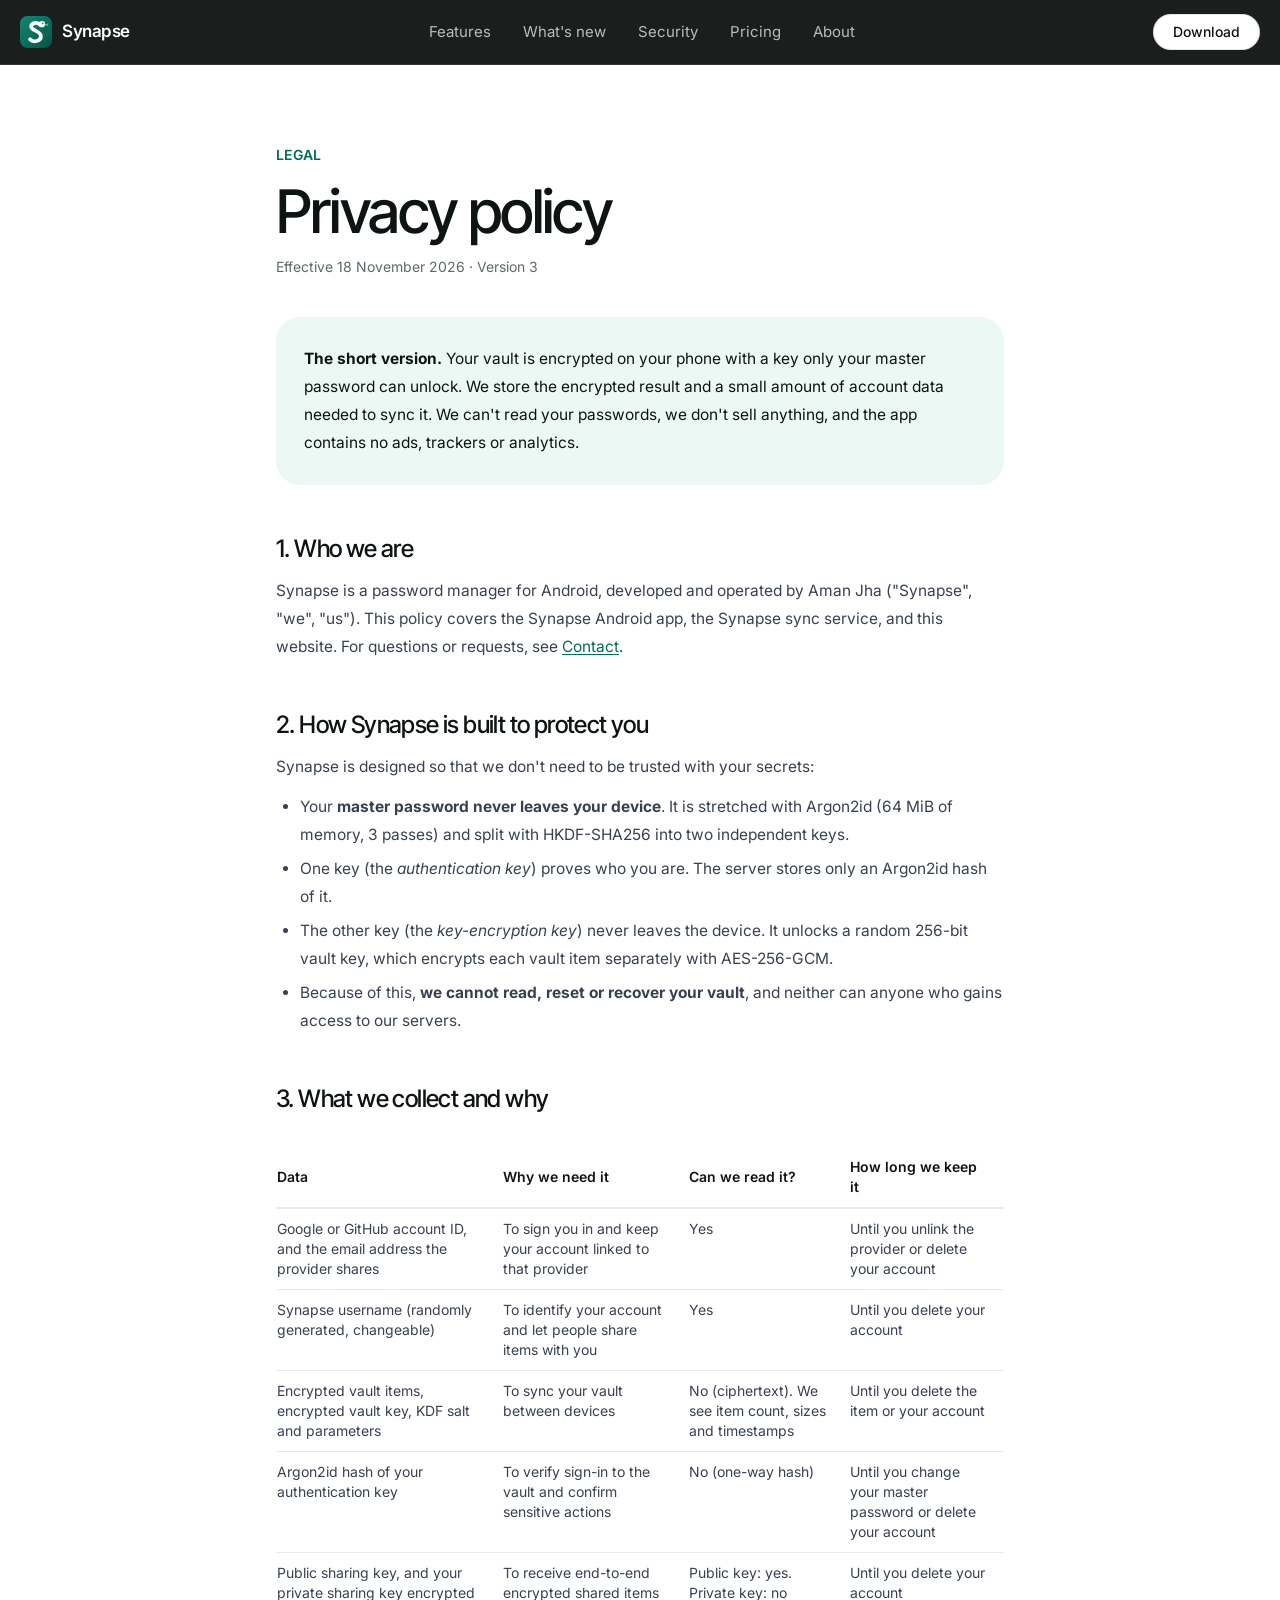
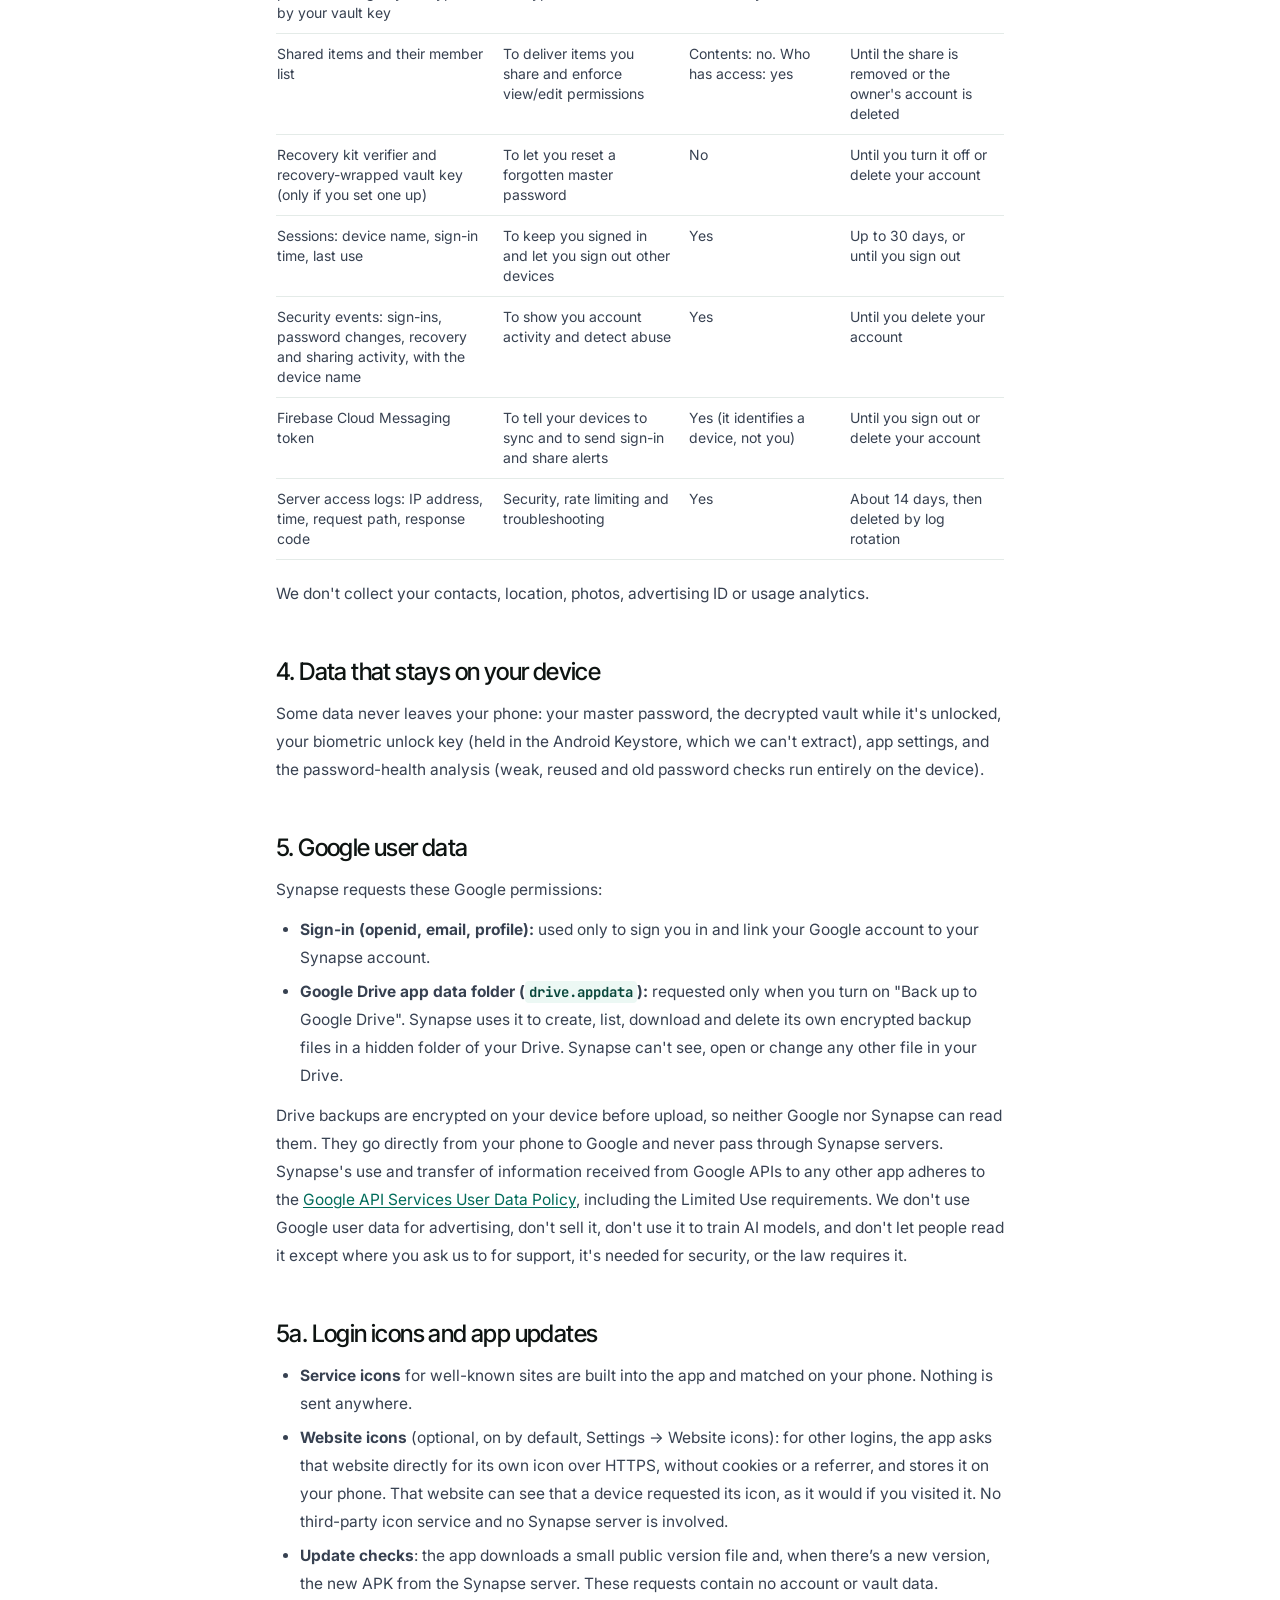
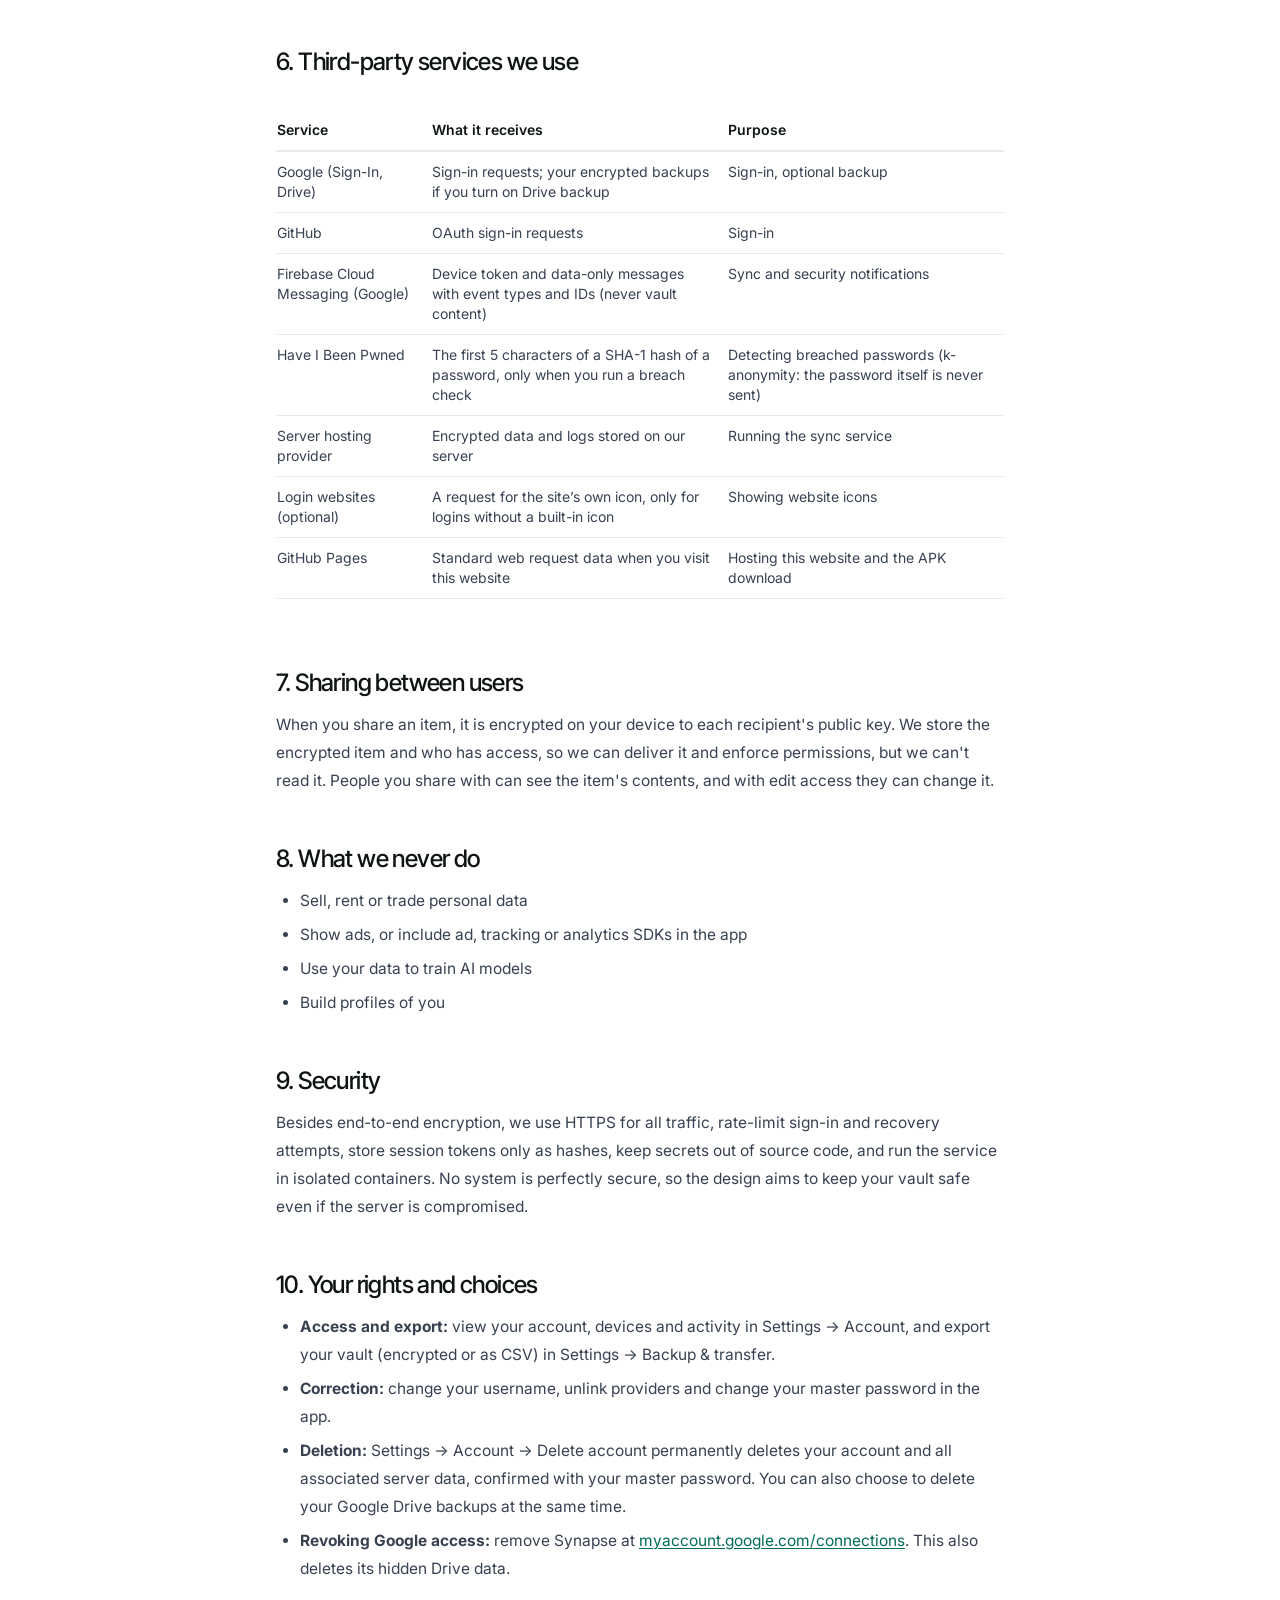
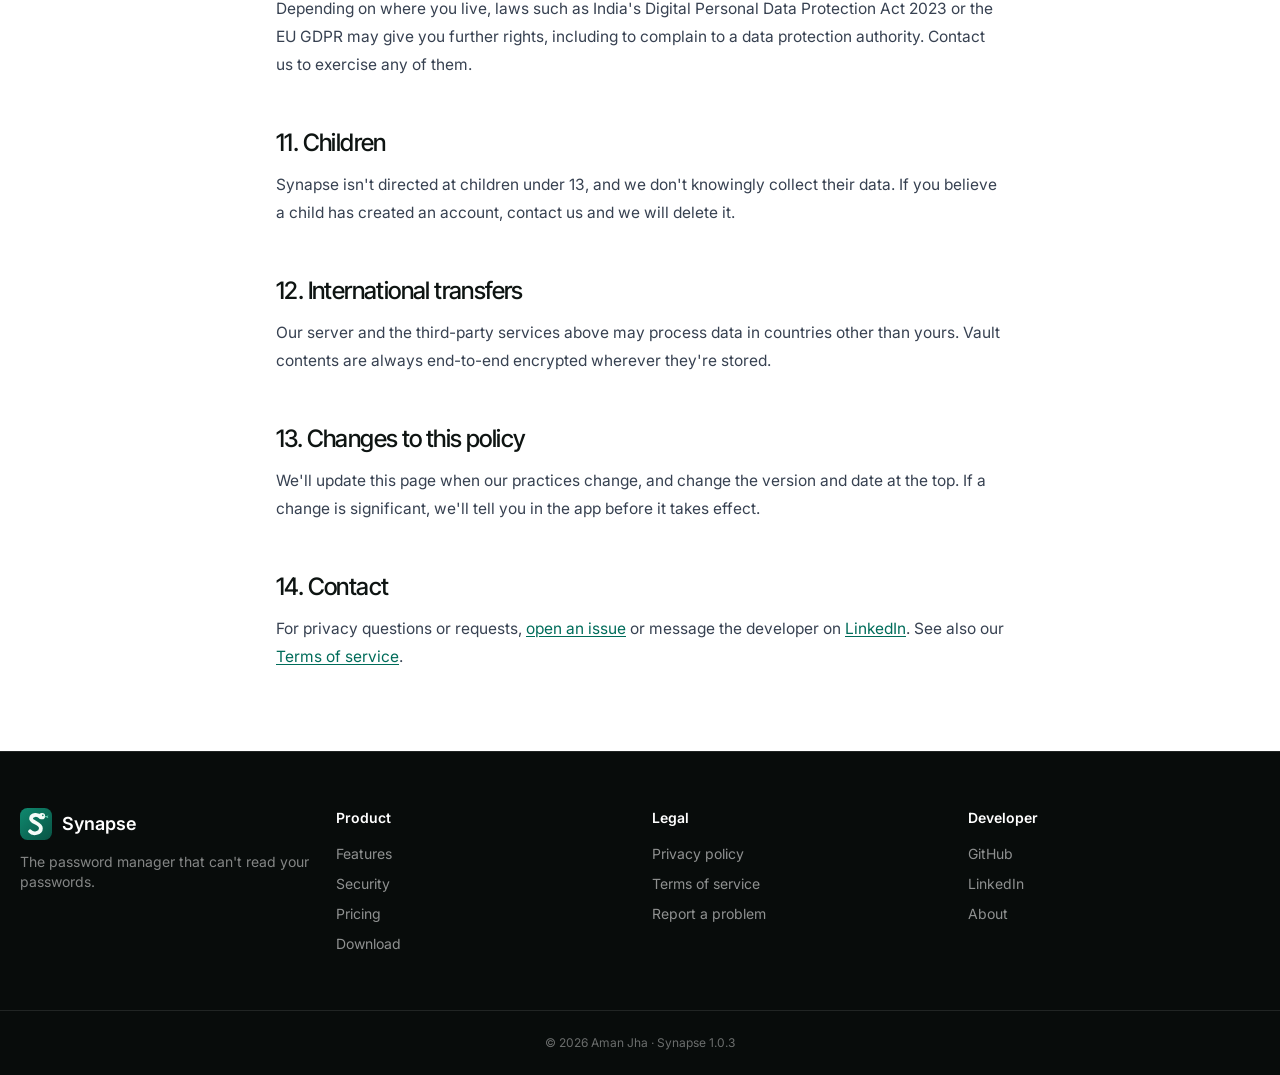
<file: privacy.html>
<!doctype html>
<html lang="en" class="scroll-smooth">
<head>
<meta charset="utf-8">
<meta name="viewport" content="width=device-width,initial-scale=1">
<title>Privacy policy · Synapse</title>
<meta name="description" content="How the Synapse password manager handles your data: what we store, what we can never see, Google user data, retention and your rights.">
<meta property="og:title" content="Synapse password manager">
<meta property="og:description" content="Zero-knowledge, end-to-end encrypted, and free. Your vault is locked with a key only you hold.">
<meta property="og:image" content="https://anuragjh.github.io/synapse-app/assets/icon-512.png">
<meta name="theme-color" content="#0e1412">
<!-- The design is already dark/light by section; stop browsers from auto-darkening it. -->
<meta name="color-scheme" content="only light">
<link rel="icon" href="assets/favicon.svg" type="image/svg+xml">
<link rel="icon" href="assets/icon-32.png" sizes="32x32" type="image/png">
<link rel="apple-touch-icon" href="assets/icon-180.png">
<link rel="preconnect" href="https://fonts.googleapis.com"><link rel="preconnect" href="https://fonts.gstatic.com" crossorigin>
<link href="https://fonts.googleapis.com/css2?family=Inter:wght@400;500;600;700&family=Inter+Tight:wght@400;500;600&family=JetBrains+Mono:wght@400;500&display=swap" rel="stylesheet">
<link rel="stylesheet" href="assets/site.css">
</head>
<body class="bg-white font-sans text-night-900 antialiased">
<!-- Header -->
<header class="sticky top-0 z-40 border-b border-white/10 bg-night-900/95 text-white backdrop-blur">
  <div class="mx-auto flex h-16 max-w-7xl items-center justify-between px-5">
    <a href="./" class="flex items-center gap-2.5 text-[17px] font-semibold tracking-tight">
      <img src="assets/icon.svg" alt="" class="h-8 w-8"> Synapse
    </a>
    <nav class="hidden items-center gap-8 text-[15px] text-white/70 md:flex">
      <a href="./#features" class="hover:text-white">Features</a>
      <a href="./#new" class="hover:text-white">What's new</a>
      <a href="./#security" class="hover:text-white">Security</a>
      <a href="./#pricing" class="hover:text-white">Pricing</a>
      <a href="./#about" class="hover:text-white">About</a>
    </nav>
    <div class="flex items-center gap-2">
      <a href="./#download" class="pill-light !px-4 !py-2 text-sm sm:!px-5">Download</a>
      <details class="group relative md:hidden">
        <summary class="flex h-10 w-10 cursor-pointer list-none items-center justify-center rounded-full text-white/80 hover:bg-white/10" aria-label="Menu">
          <svg class="h-6 w-6 group-open:hidden" fill="none" stroke="currentColor" stroke-width="2" viewBox="0 0 24 24"><path d="M4 7h16M4 12h16M4 17h16"/></svg>
          <svg class="hidden h-6 w-6 group-open:block" fill="none" stroke="currentColor" stroke-width="2" viewBox="0 0 24 24"><path d="M6 6l12 12M18 6 6 18"/></svg>
        </summary>
        <nav class="absolute right-0 top-12 w-56 overflow-hidden rounded-2xl border border-white/10 bg-night-800 py-2 text-[15px] shadow-2xl shadow-black/50">
          <a href="./#features" class="block px-5 py-3 text-white/80 hover:bg-white/5 hover:text-white">Features</a>
          <a href="./#new" class="block px-5 py-3 text-white/80 hover:bg-white/5 hover:text-white">What's new</a>
          <a href="./#security" class="block px-5 py-3 text-white/80 hover:bg-white/5 hover:text-white">Security</a>
          <a href="./#pricing" class="block px-5 py-3 text-white/80 hover:bg-white/5 hover:text-white">Pricing</a>
          <a href="./#about" class="block px-5 py-3 text-white/80 hover:bg-white/5 hover:text-white">About</a>
          <a href="privacy.html" class="block border-t border-white/10 px-5 py-3 text-white/60 hover:bg-white/5 hover:text-white">Privacy</a>
          <a href="terms.html" class="block px-5 py-3 text-white/60 hover:bg-white/5 hover:text-white">Terms</a>
        </nav>
      </details>
    </div>
  </div>
</header>
<main class="mx-auto max-w-3xl px-5 py-20">
<!-- title: Privacy policy · Synapse -->
<!-- description: How the Synapse password manager handles your data: what we store, what we can never see, Google user data, retention and your rights. -->
<p class="label">Legal</p>
<h1 class="h-display mt-4 text-5xl sm:text-6xl">Privacy policy</h1>
<p class="mt-4 text-sm text-muted">Effective 18 November 2026 · Version 3</p>

<div class="prose-legal">
<div class="mt-10 rounded-3xl bg-brand-50 p-7">
<p class="!text-night-900"><strong>The short version.</strong> Your vault is encrypted on your phone with a key only your master password can unlock. We store the encrypted result and a small amount of account data needed to sync it. We can't read your passwords, we don't sell anything, and the app contains no ads, trackers or analytics.</p>
</div>

<h2>1. Who we are</h2>
<p>Synapse is a password manager for Android, developed and operated by Aman Jha ("Synapse", "we", "us"). This policy covers the Synapse Android app, the Synapse sync service, and this website. For questions or requests, see <a href="#contact">Contact</a>.</p>

<h2>2. How Synapse is built to protect you</h2>
<p>Synapse is designed so that we don't need to be trusted with your secrets:</p>
<ul>
<li>Your <strong>master password never leaves your device</strong>. It is stretched with Argon2id (64 MiB of memory, 3 passes) and split with HKDF-SHA256 into two independent keys.</li>
<li>One key (the <em>authentication key</em>) proves who you are. The server stores only an Argon2id hash of it.</li>
<li>The other key (the <em>key-encryption key</em>) never leaves the device. It unlocks a random 256-bit vault key, which encrypts each vault item separately with AES-256-GCM.</li>
<li>Because of this, <strong>we cannot read, reset or recover your vault</strong>, and neither can anyone who gains access to our servers.</li>
</ul>

<h2>3. What we collect and why</h2>
<div class="-mx-5 overflow-x-auto px-5"><table class="min-w-[560px]">
<thead><tr><th>Data</th><th>Why we need it</th><th>Can we read it?</th><th>How long we keep it</th></tr></thead>
<tbody>
<tr><td>Google or GitHub account ID, and the email address the provider shares</td><td>To sign you in and keep your account linked to that provider</td><td>Yes</td><td>Until you unlink the provider or delete your account</td></tr>
<tr><td>Synapse username (randomly generated, changeable)</td><td>To identify your account and let people share items with you</td><td>Yes</td><td>Until you delete your account</td></tr>
<tr><td>Encrypted vault items, encrypted vault key, KDF salt and parameters</td><td>To sync your vault between devices</td><td>No (ciphertext). We see item count, sizes and timestamps</td><td>Until you delete the item or your account</td></tr>
<tr><td>Argon2id hash of your authentication key</td><td>To verify sign-in to the vault and confirm sensitive actions</td><td>No (one-way hash)</td><td>Until you change your master password or delete your account</td></tr>
<tr><td>Public sharing key, and your private sharing key encrypted by your vault key</td><td>To receive end-to-end encrypted shared items</td><td>Public key: yes. Private key: no</td><td>Until you delete your account</td></tr>
<tr><td>Shared items and their member list</td><td>To deliver items you share and enforce view/edit permissions</td><td>Contents: no. Who has access: yes</td><td>Until the share is removed or the owner's account is deleted</td></tr>
<tr><td>Recovery kit verifier and recovery-wrapped vault key (only if you set one up)</td><td>To let you reset a forgotten master password</td><td>No</td><td>Until you turn it off or delete your account</td></tr>
<tr><td>Sessions: device name, sign-in time, last use</td><td>To keep you signed in and let you sign out other devices</td><td>Yes</td><td>Up to 30 days, or until you sign out</td></tr>
<tr><td>Security events: sign-ins, password changes, recovery and sharing activity, with the device name</td><td>To show you account activity and detect abuse</td><td>Yes</td><td>Until you delete your account</td></tr>
<tr><td>Firebase Cloud Messaging token</td><td>To tell your devices to sync and to send sign-in and share alerts</td><td>Yes (it identifies a device, not you)</td><td>Until you sign out or delete your account</td></tr>
<tr><td>Server access logs: IP address, time, request path, response code</td><td>Security, rate limiting and troubleshooting</td><td>Yes</td><td>About 14 days, then deleted by log rotation</td></tr>
</tbody>
</table></div>
<p>We don't collect your contacts, location, photos, advertising ID or usage analytics.</p>

<h2>4. Data that stays on your device</h2>
<p>Some data never leaves your phone: your master password, the decrypted vault while it's unlocked, your biometric unlock key (held in the Android Keystore, which we can't extract), app settings, and the password-health analysis (weak, reused and old password checks run entirely on the device).</p>

<h2>5. Google user data</h2>
<p>Synapse requests these Google permissions:</p>
<ul>
<li><strong>Sign-in (openid, email, profile):</strong> used only to sign you in and link your Google account to your Synapse account.</li>
<li><strong>Google Drive app data folder (<code>drive.appdata</code>):</strong> requested only when you turn on "Back up to Google Drive". Synapse uses it to create, list, download and delete its own encrypted backup files in a hidden folder of your Drive. Synapse can't see, open or change any other file in your Drive.</li>
</ul>
<p>Drive backups are encrypted on your device before upload, so neither Google nor Synapse can read them. They go directly from your phone to Google and never pass through Synapse servers.</p>
<p>Synapse's use and transfer of information received from Google APIs to any other app adheres to the <a href="https://developers.google.com/terms/api-services-user-data-policy">Google API Services User Data Policy</a>, including the Limited Use requirements. We don't use Google user data for advertising, don't sell it, don't use it to train AI models, and don't let people read it except where you ask us to for support, it's needed for security, or the law requires it.</p>

<h2>5a. Login icons and app updates</h2>
<ul>
<li><strong>Service icons</strong> for well-known sites are built into the app and matched on your phone. Nothing is sent anywhere.</li>
<li><strong>Website icons</strong> (optional, on by default, Settings → Website icons): for other logins, the app asks that website directly for its own icon over HTTPS, without cookies or a referrer, and stores it on your phone. That website can see that a device requested its icon, as it would if you visited it. No third-party icon service and no Synapse server is involved.</li>
<li><strong>Update checks</strong>: the app downloads a small public version file and, when there’s a new version, the new APK from the Synapse server. These requests contain no account or vault data.</li>
</ul>

<h2>6. Third-party services we use</h2>
<div class="-mx-5 overflow-x-auto px-5"><table class="min-w-[560px]">
<thead><tr><th>Service</th><th>What it receives</th><th>Purpose</th></tr></thead>
<tbody>
<tr><td>Google (Sign-In, Drive)</td><td>Sign-in requests; your encrypted backups if you turn on Drive backup</td><td>Sign-in, optional backup</td></tr>
<tr><td>GitHub</td><td>OAuth sign-in requests</td><td>Sign-in</td></tr>
<tr><td>Firebase Cloud Messaging (Google)</td><td>Device token and data-only messages with event types and IDs (never vault content)</td><td>Sync and security notifications</td></tr>
<tr><td>Have I Been Pwned</td><td>The first 5 characters of a SHA-1 hash of a password, only when you run a breach check</td><td>Detecting breached passwords (k-anonymity: the password itself is never sent)</td></tr>
<tr><td>Server hosting provider</td><td>Encrypted data and logs stored on our server</td><td>Running the sync service</td></tr>
<tr><td>Login websites (optional)</td><td>A request for the site’s own icon, only for logins without a built-in icon</td><td>Showing website icons</td></tr>
<tr><td>GitHub Pages</td><td>Standard web request data when you visit this website</td><td>Hosting this website and the APK download</td></tr>
</tbody>
</table></div>

<h2>7. Sharing between users</h2>
<p>When you share an item, it is encrypted on your device to each recipient's public key. We store the encrypted item and who has access, so we can deliver it and enforce permissions, but we can't read it. People you share with can see the item's contents, and with edit access they can change it.</p>

<h2>8. What we never do</h2>
<ul>
<li>Sell, rent or trade personal data</li>
<li>Show ads, or include ad, tracking or analytics SDKs in the app</li>
<li>Use your data to train AI models</li>
<li>Build profiles of you</li>
</ul>

<h2>9. Security</h2>
<p>Besides end-to-end encryption, we use HTTPS for all traffic, rate-limit sign-in and recovery attempts, store session tokens only as hashes, keep secrets out of source code, and run the service in isolated containers. No system is perfectly secure, so the design aims to keep your vault safe even if the server is compromised.</p>

<h2>10. Your rights and choices</h2>
<ul>
<li><strong>Access and export:</strong> view your account, devices and activity in Settings → Account, and export your vault (encrypted or as CSV) in Settings → Backup &amp; transfer.</li>
<li><strong>Correction:</strong> change your username, unlink providers and change your master password in the app.</li>
<li><strong>Deletion:</strong> Settings → Account → Delete account permanently deletes your account and all associated server data, confirmed with your master password. You can also choose to delete your Google Drive backups at the same time.</li>
<li><strong>Revoking Google access:</strong> remove Synapse at <a href="https://myaccount.google.com/connections">myaccount.google.com/connections</a>. This also deletes its hidden Drive data.</li>
</ul>
<p>Depending on where you live, laws such as India's Digital Personal Data Protection Act 2023 or the EU GDPR may give you further rights, including to complain to a data protection authority. Contact us to exercise any of them.</p>

<h2>11. Children</h2>
<p>Synapse isn't directed at children under 13, and we don't knowingly collect their data. If you believe a child has created an account, contact us and we will delete it.</p>

<h2>12. International transfers</h2>
<p>Our server and the third-party services above may process data in countries other than yours. Vault contents are always end-to-end encrypted wherever they're stored.</p>

<h2>13. Changes to this policy</h2>
<p>We'll update this page when our practices change, and change the version and date at the top. If a change is significant, we'll tell you in the app before it takes effect.</p>

<h2 id="contact">14. Contact</h2>
<p>For privacy questions or requests, <a href="https://github.com/anuragjh/synapse-app/issues">open an issue</a> or message the developer on <a href="https://www.linkedin.com/in/aman-jha-393468318/">LinkedIn</a>. See also our <a href="terms.html">Terms of service</a>.</p>
</div>

</main>
<!-- Footer -->
<footer class="border-t border-white/10 bg-night-950 text-white">
  <div class="mx-auto grid max-w-7xl grid-cols-2 gap-x-6 gap-y-10 px-5 py-14 lg:grid-cols-4">
    <div class="col-span-2 lg:col-span-1">
      <a href="./" class="flex items-center gap-2.5 text-lg font-semibold"><img src="assets/icon.svg" alt="" class="h-8 w-8"> Synapse</a>
      <p class="mt-3 text-sm text-white/50">The password manager that can't read your passwords.</p>
    </div>
    <div><p class="text-sm font-semibold">Product</p><ul class="mt-4 space-y-2.5 text-sm text-white/55"><li><a href="./#features" class="hover:text-white">Features</a></li><li><a href="./#security" class="hover:text-white">Security</a></li><li><a href="./#pricing" class="hover:text-white">Pricing</a></li><li><a href="./#download" class="hover:text-white">Download</a></li></ul></div>
    <div><p class="text-sm font-semibold">Legal</p><ul class="mt-4 space-y-2.5 text-sm text-white/55"><li><a href="privacy.html" class="hover:text-white">Privacy policy</a></li><li><a href="terms.html" class="hover:text-white">Terms of service</a></li><li><a href="https://github.com/anuragjh/synapse-app/issues" class="hover:text-white">Report a problem</a></li></ul></div>
    <div><p class="text-sm font-semibold">Developer</p><ul class="mt-4 space-y-2.5 text-sm text-white/55"><li><a href="https://github.com/anuragjh" class="hover:text-white">GitHub</a></li><li><a href="https://www.linkedin.com/in/aman-jha-393468318/" class="hover:text-white">LinkedIn</a></li><li><a href="./#about" class="hover:text-white">About</a></li></ul></div>
  </div>
  <div class="border-t border-white/10 py-6 text-center text-xs text-white/40">© 2026 Aman Jha · Synapse 1.0.3</div>
</footer>
<script>
  // Close the phone menu after choosing a link.
  document.querySelectorAll('header details nav a').forEach(a => a.addEventListener('click', () => a.closest('details').removeAttribute('open')));
</script>
</body>
</html>
</file>
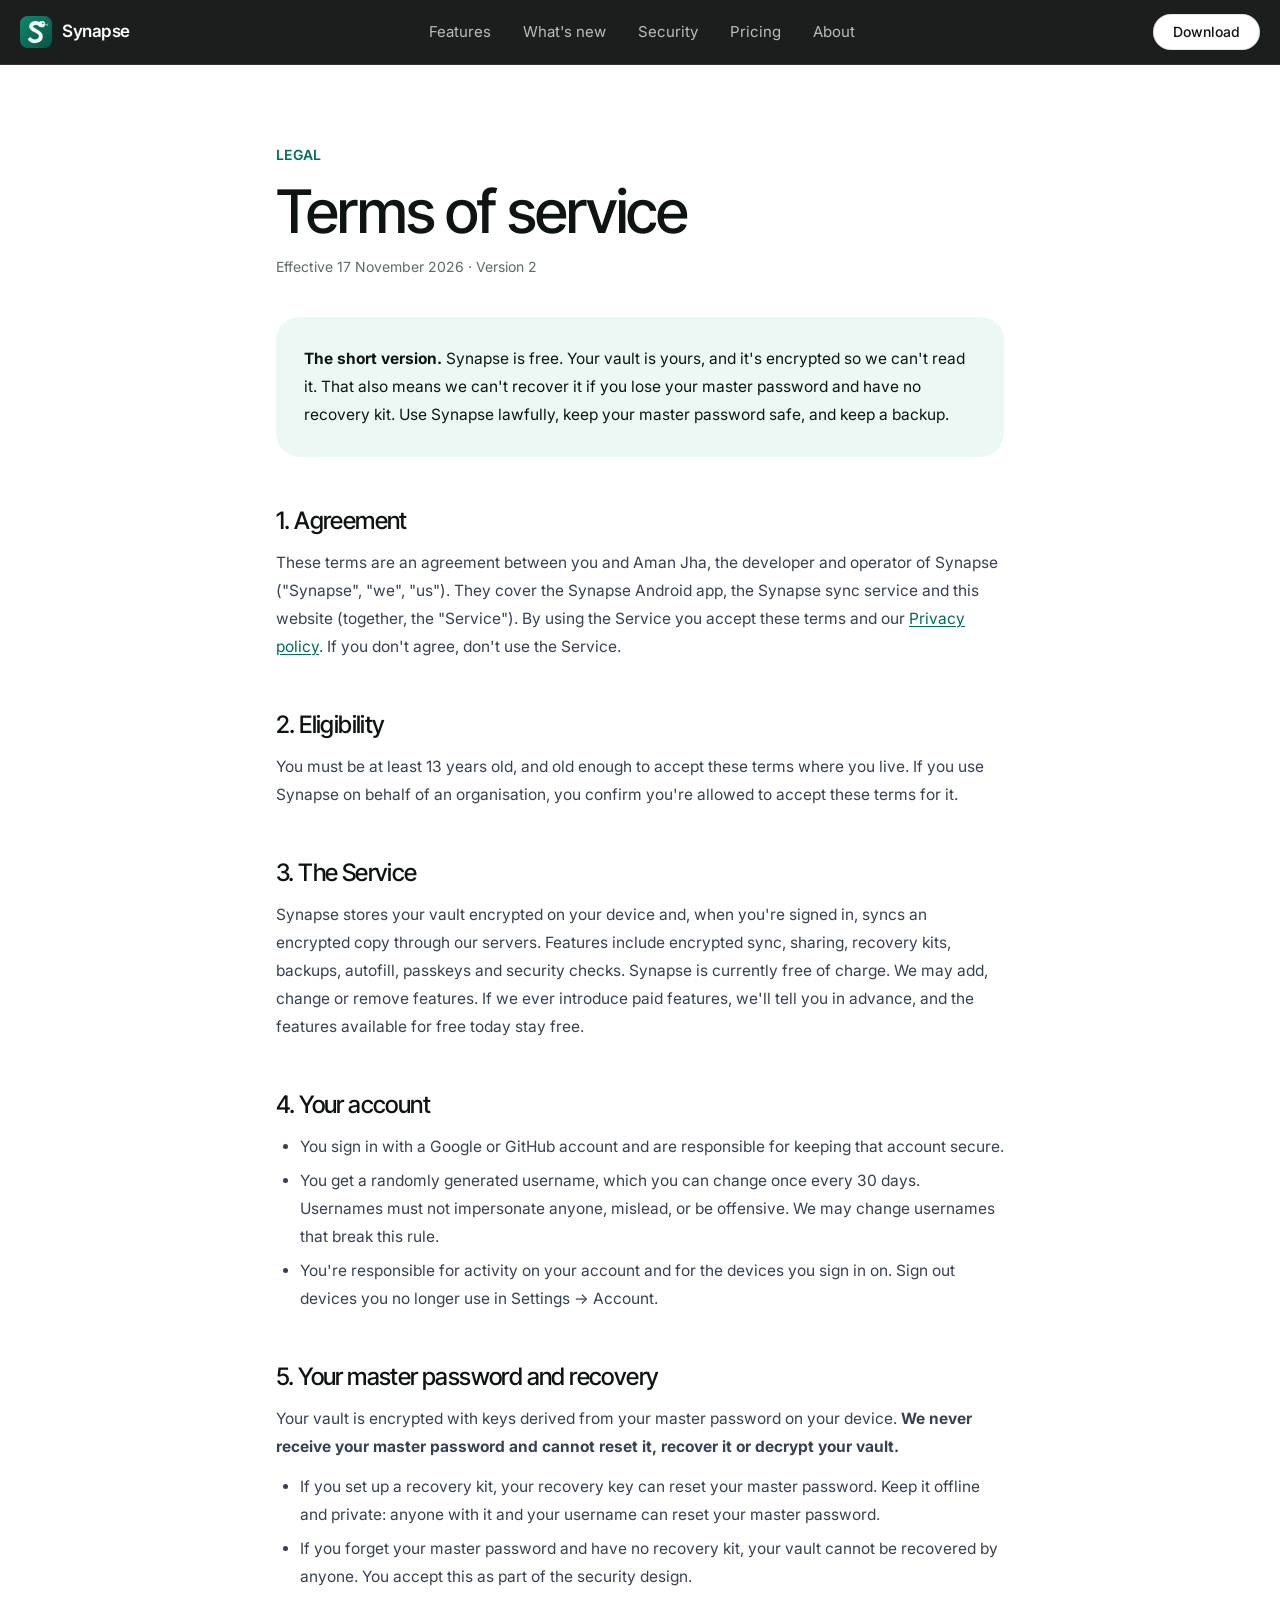
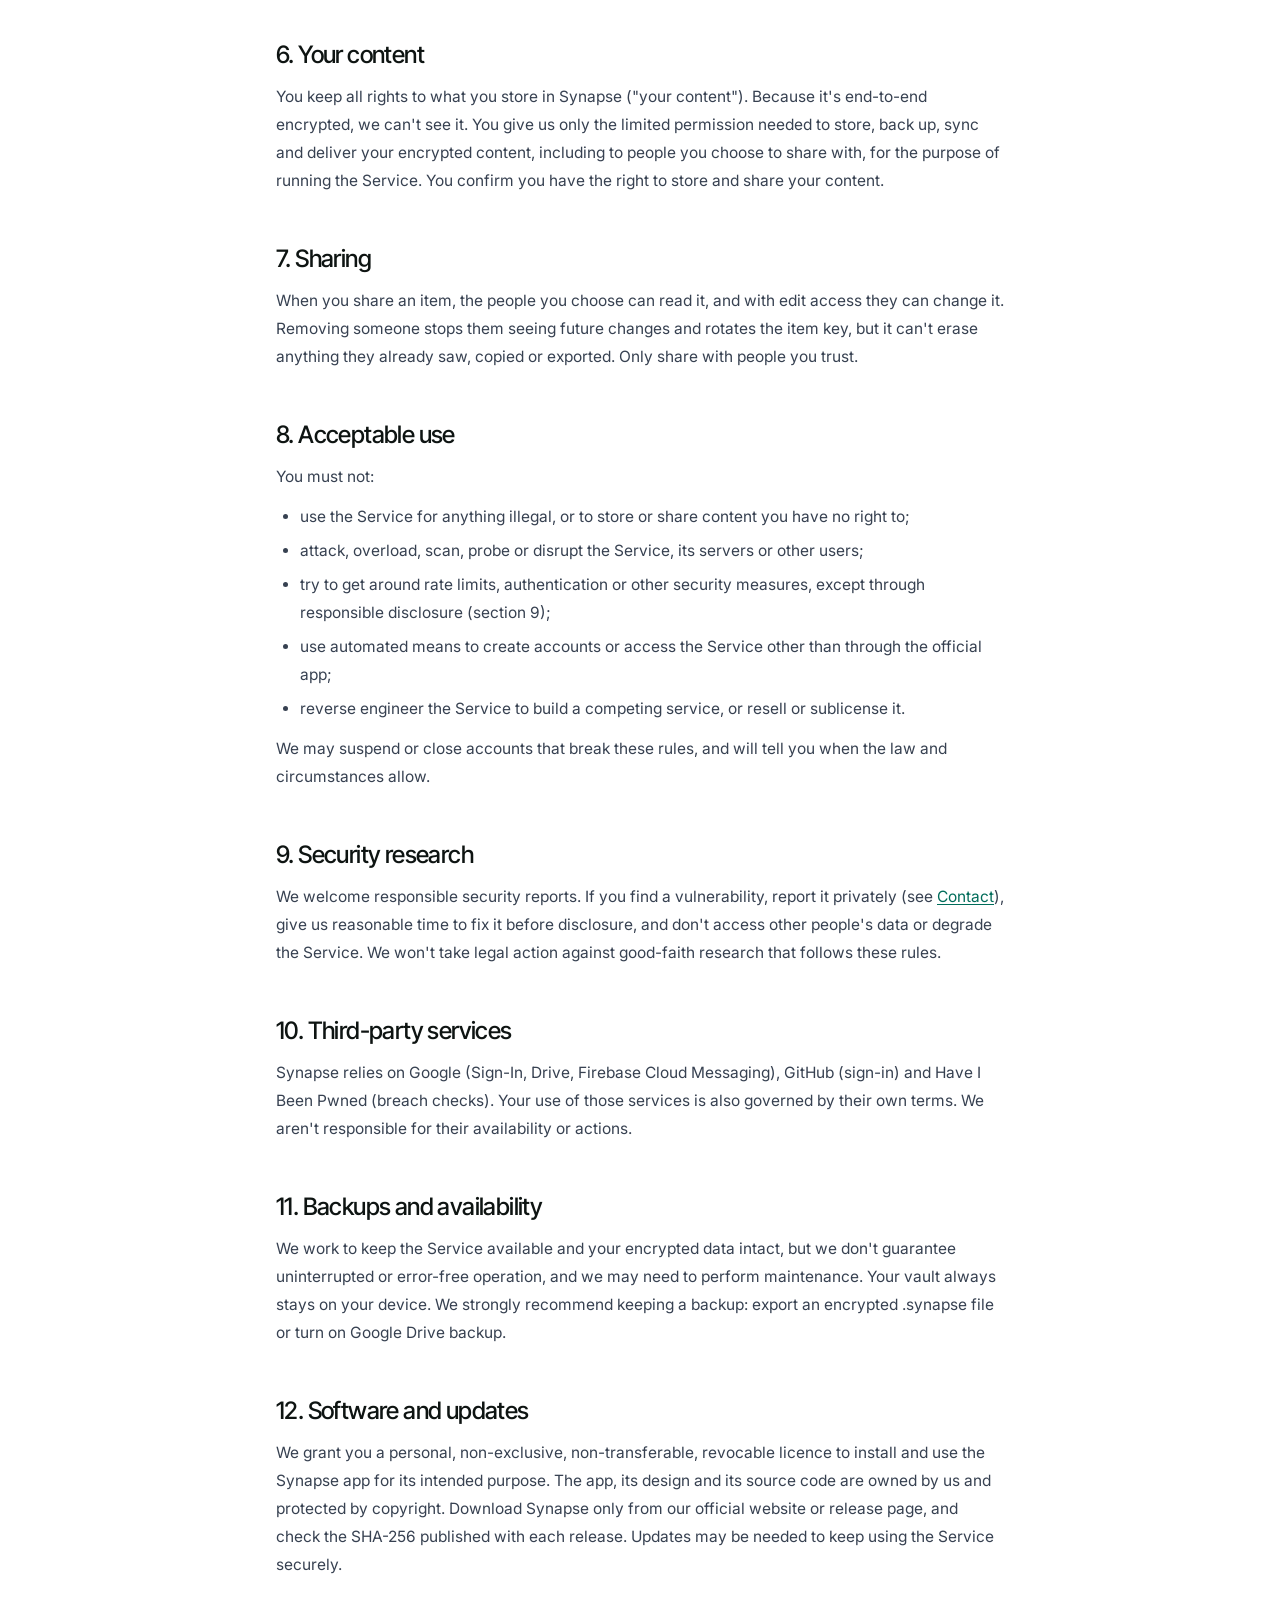
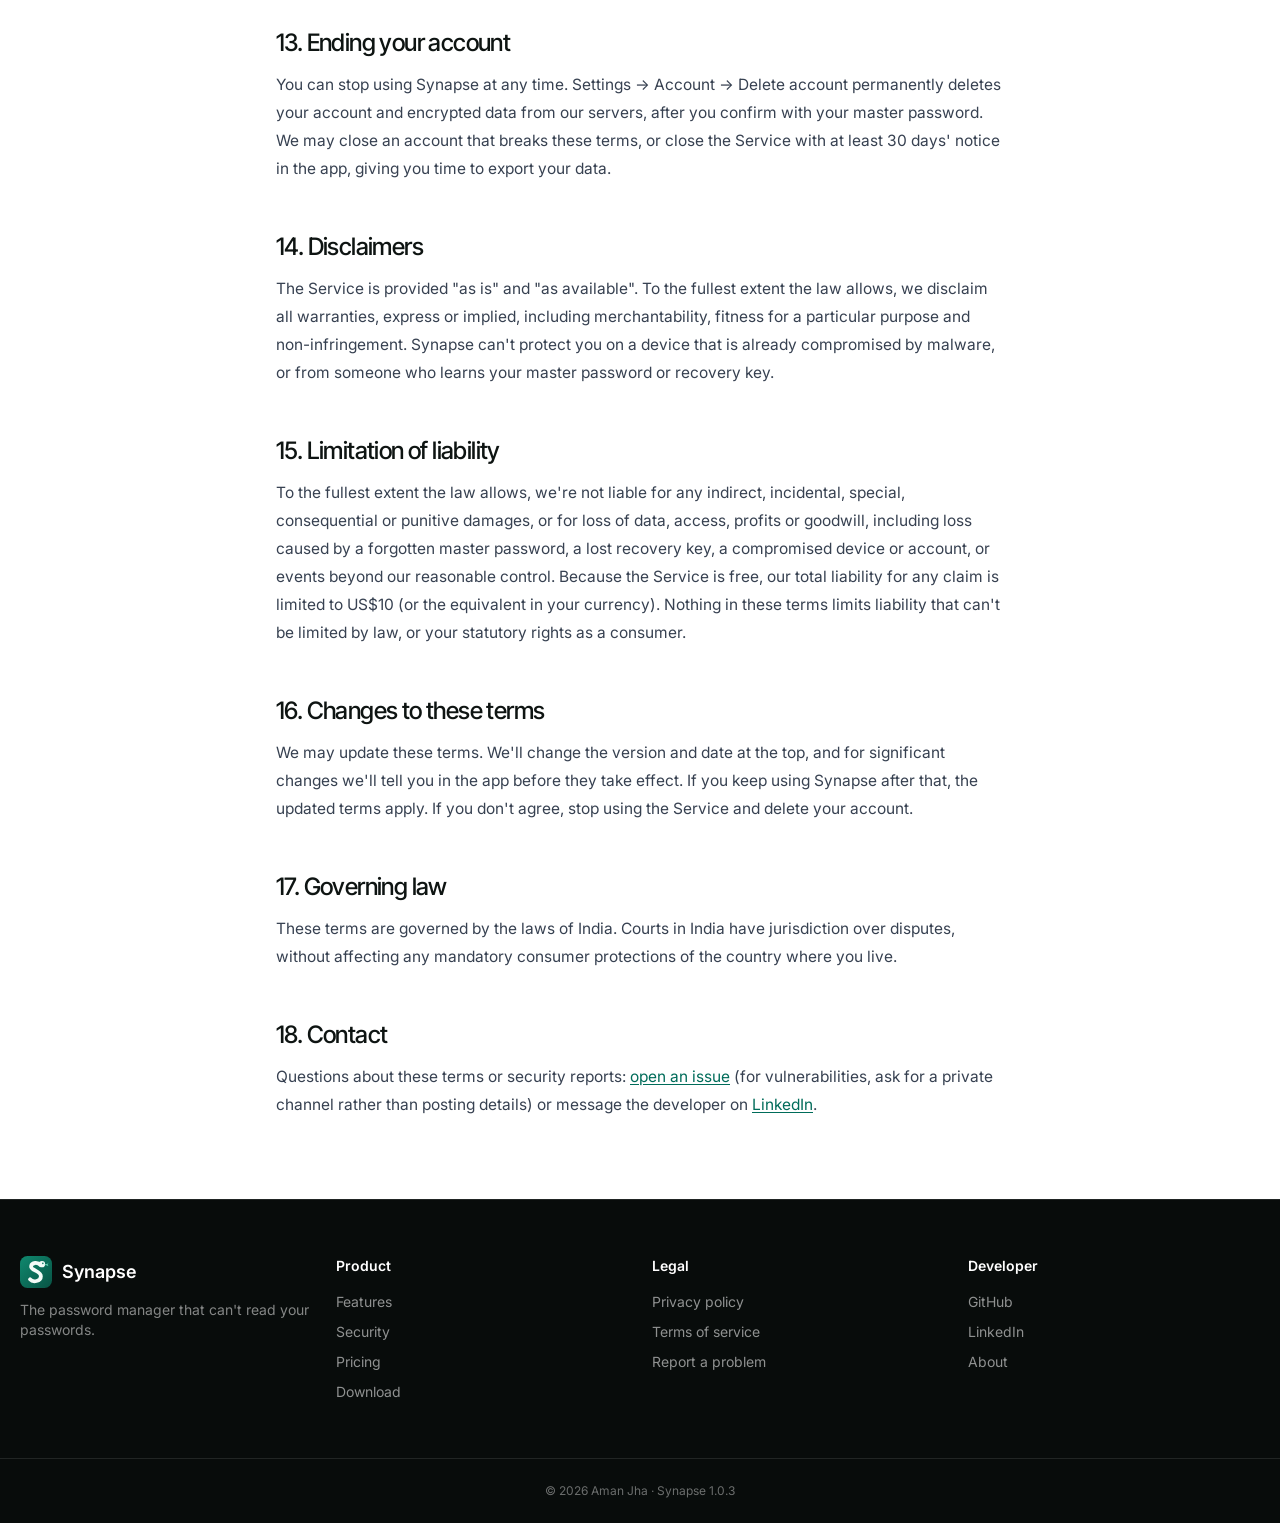
<file: terms.html>
<!doctype html>
<html lang="en" class="scroll-smooth">
<head>
<meta charset="utf-8">
<meta name="viewport" content="width=device-width,initial-scale=1">
<title>Terms of service · Synapse</title>
<meta name="description" content="The terms for using the Synapse password manager app and sync service.">
<meta property="og:title" content="Synapse password manager">
<meta property="og:description" content="Zero-knowledge, end-to-end encrypted, and free. Your vault is locked with a key only you hold.">
<meta property="og:image" content="https://anuragjh.github.io/synapse-app/assets/icon-512.png">
<meta name="theme-color" content="#0e1412">
<!-- The design is already dark/light by section; stop browsers from auto-darkening it. -->
<meta name="color-scheme" content="only light">
<link rel="icon" href="assets/favicon.svg" type="image/svg+xml">
<link rel="icon" href="assets/icon-32.png" sizes="32x32" type="image/png">
<link rel="apple-touch-icon" href="assets/icon-180.png">
<link rel="preconnect" href="https://fonts.googleapis.com"><link rel="preconnect" href="https://fonts.gstatic.com" crossorigin>
<link href="https://fonts.googleapis.com/css2?family=Inter:wght@400;500;600;700&family=Inter+Tight:wght@400;500;600&family=JetBrains+Mono:wght@400;500&display=swap" rel="stylesheet">
<link rel="stylesheet" href="assets/site.css">
</head>
<body class="bg-white font-sans text-night-900 antialiased">
<!-- Header -->
<header class="sticky top-0 z-40 border-b border-white/10 bg-night-900/95 text-white backdrop-blur">
  <div class="mx-auto flex h-16 max-w-7xl items-center justify-between px-5">
    <a href="./" class="flex items-center gap-2.5 text-[17px] font-semibold tracking-tight">
      <img src="assets/icon.svg" alt="" class="h-8 w-8"> Synapse
    </a>
    <nav class="hidden items-center gap-8 text-[15px] text-white/70 md:flex">
      <a href="./#features" class="hover:text-white">Features</a>
      <a href="./#new" class="hover:text-white">What's new</a>
      <a href="./#security" class="hover:text-white">Security</a>
      <a href="./#pricing" class="hover:text-white">Pricing</a>
      <a href="./#about" class="hover:text-white">About</a>
    </nav>
    <div class="flex items-center gap-2">
      <a href="./#download" class="pill-light !px-4 !py-2 text-sm sm:!px-5">Download</a>
      <details class="group relative md:hidden">
        <summary class="flex h-10 w-10 cursor-pointer list-none items-center justify-center rounded-full text-white/80 hover:bg-white/10" aria-label="Menu">
          <svg class="h-6 w-6 group-open:hidden" fill="none" stroke="currentColor" stroke-width="2" viewBox="0 0 24 24"><path d="M4 7h16M4 12h16M4 17h16"/></svg>
          <svg class="hidden h-6 w-6 group-open:block" fill="none" stroke="currentColor" stroke-width="2" viewBox="0 0 24 24"><path d="M6 6l12 12M18 6 6 18"/></svg>
        </summary>
        <nav class="absolute right-0 top-12 w-56 overflow-hidden rounded-2xl border border-white/10 bg-night-800 py-2 text-[15px] shadow-2xl shadow-black/50">
          <a href="./#features" class="block px-5 py-3 text-white/80 hover:bg-white/5 hover:text-white">Features</a>
          <a href="./#new" class="block px-5 py-3 text-white/80 hover:bg-white/5 hover:text-white">What's new</a>
          <a href="./#security" class="block px-5 py-3 text-white/80 hover:bg-white/5 hover:text-white">Security</a>
          <a href="./#pricing" class="block px-5 py-3 text-white/80 hover:bg-white/5 hover:text-white">Pricing</a>
          <a href="./#about" class="block px-5 py-3 text-white/80 hover:bg-white/5 hover:text-white">About</a>
          <a href="privacy.html" class="block border-t border-white/10 px-5 py-3 text-white/60 hover:bg-white/5 hover:text-white">Privacy</a>
          <a href="terms.html" class="block px-5 py-3 text-white/60 hover:bg-white/5 hover:text-white">Terms</a>
        </nav>
      </details>
    </div>
  </div>
</header>
<main class="mx-auto max-w-3xl px-5 py-20">
<!-- title: Terms of service · Synapse -->
<!-- description: The terms for using the Synapse password manager app and sync service. -->
<p class="label">Legal</p>
<h1 class="h-display mt-4 text-5xl sm:text-6xl">Terms of service</h1>
<p class="mt-4 text-sm text-muted">Effective 17 November 2026 · Version 2</p>

<div class="prose-legal">
<div class="mt-10 rounded-3xl bg-brand-50 p-7">
<p class="!text-night-900"><strong>The short version.</strong> Synapse is free. Your vault is yours, and it's encrypted so we can't read it. That also means we can't recover it if you lose your master password and have no recovery kit. Use Synapse lawfully, keep your master password safe, and keep a backup.</p>
</div>

<h2>1. Agreement</h2>
<p>These terms are an agreement between you and Aman Jha, the developer and operator of Synapse ("Synapse", "we", "us"). They cover the Synapse Android app, the Synapse sync service and this website (together, the "Service"). By using the Service you accept these terms and our <a href="privacy.html">Privacy policy</a>. If you don't agree, don't use the Service.</p>

<h2>2. Eligibility</h2>
<p>You must be at least 13 years old, and old enough to accept these terms where you live. If you use Synapse on behalf of an organisation, you confirm you're allowed to accept these terms for it.</p>

<h2>3. The Service</h2>
<p>Synapse stores your vault encrypted on your device and, when you're signed in, syncs an encrypted copy through our servers. Features include encrypted sync, sharing, recovery kits, backups, autofill, passkeys and security checks. Synapse is currently free of charge. We may add, change or remove features. If we ever introduce paid features, we'll tell you in advance, and the features available for free today stay free.</p>

<h2>4. Your account</h2>
<ul>
<li>You sign in with a Google or GitHub account and are responsible for keeping that account secure.</li>
<li>You get a randomly generated username, which you can change once every 30 days. Usernames must not impersonate anyone, mislead, or be offensive. We may change usernames that break this rule.</li>
<li>You're responsible for activity on your account and for the devices you sign in on. Sign out devices you no longer use in Settings → Account.</li>
</ul>

<h2>5. Your master password and recovery</h2>
<p>Your vault is encrypted with keys derived from your master password on your device. <strong>We never receive your master password and cannot reset it, recover it or decrypt your vault.</strong></p>
<ul>
<li>If you set up a recovery kit, your recovery key can reset your master password. Keep it offline and private: anyone with it and your username can reset your master password.</li>
<li>If you forget your master password and have no recovery kit, your vault cannot be recovered by anyone. You accept this as part of the security design.</li>
</ul>

<h2>6. Your content</h2>
<p>You keep all rights to what you store in Synapse ("your content"). Because it's end-to-end encrypted, we can't see it. You give us only the limited permission needed to store, back up, sync and deliver your encrypted content, including to people you choose to share with, for the purpose of running the Service. You confirm you have the right to store and share your content.</p>

<h2>7. Sharing</h2>
<p>When you share an item, the people you choose can read it, and with edit access they can change it. Removing someone stops them seeing future changes and rotates the item key, but it can't erase anything they already saw, copied or exported. Only share with people you trust.</p>

<h2>8. Acceptable use</h2>
<p>You must not:</p>
<ul>
<li>use the Service for anything illegal, or to store or share content you have no right to;</li>
<li>attack, overload, scan, probe or disrupt the Service, its servers or other users;</li>
<li>try to get around rate limits, authentication or other security measures, except through responsible disclosure (section 9);</li>
<li>use automated means to create accounts or access the Service other than through the official app;</li>
<li>reverse engineer the Service to build a competing service, or resell or sublicense it.</li>
</ul>
<p>We may suspend or close accounts that break these rules, and will tell you when the law and circumstances allow.</p>

<h2>9. Security research</h2>
<p>We welcome responsible security reports. If you find a vulnerability, report it privately (see <a href="#contact">Contact</a>), give us reasonable time to fix it before disclosure, and don't access other people's data or degrade the Service. We won't take legal action against good-faith research that follows these rules.</p>

<h2>10. Third-party services</h2>
<p>Synapse relies on Google (Sign-In, Drive, Firebase Cloud Messaging), GitHub (sign-in) and Have I Been Pwned (breach checks). Your use of those services is also governed by their own terms. We aren't responsible for their availability or actions.</p>

<h2>11. Backups and availability</h2>
<p>We work to keep the Service available and your encrypted data intact, but we don't guarantee uninterrupted or error-free operation, and we may need to perform maintenance. Your vault always stays on your device. We strongly recommend keeping a backup: export an encrypted .synapse file or turn on Google Drive backup.</p>

<h2>12. Software and updates</h2>
<p>We grant you a personal, non-exclusive, non-transferable, revocable licence to install and use the Synapse app for its intended purpose. The app, its design and its source code are owned by us and protected by copyright. Download Synapse only from our official website or release page, and check the SHA-256 published with each release. Updates may be needed to keep using the Service securely.</p>

<h2>13. Ending your account</h2>
<p>You can stop using Synapse at any time. Settings → Account → Delete account permanently deletes your account and encrypted data from our servers, after you confirm with your master password. We may close an account that breaks these terms, or close the Service with at least 30 days' notice in the app, giving you time to export your data.</p>

<h2>14. Disclaimers</h2>
<p>The Service is provided "as is" and "as available". To the fullest extent the law allows, we disclaim all warranties, express or implied, including merchantability, fitness for a particular purpose and non-infringement. Synapse can't protect you on a device that is already compromised by malware, or from someone who learns your master password or recovery key.</p>

<h2>15. Limitation of liability</h2>
<p>To the fullest extent the law allows, we're not liable for any indirect, incidental, special, consequential or punitive damages, or for loss of data, access, profits or goodwill, including loss caused by a forgotten master password, a lost recovery key, a compromised device or account, or events beyond our reasonable control. Because the Service is free, our total liability for any claim is limited to US$10 (or the equivalent in your currency). Nothing in these terms limits liability that can't be limited by law, or your statutory rights as a consumer.</p>

<h2>16. Changes to these terms</h2>
<p>We may update these terms. We'll change the version and date at the top, and for significant changes we'll tell you in the app before they take effect. If you keep using Synapse after that, the updated terms apply. If you don't agree, stop using the Service and delete your account.</p>

<h2>17. Governing law</h2>
<p>These terms are governed by the laws of India. Courts in India have jurisdiction over disputes, without affecting any mandatory consumer protections of the country where you live.</p>

<h2 id="contact">18. Contact</h2>
<p>Questions about these terms or security reports: <a href="https://github.com/anuragjh/synapse-app/issues">open an issue</a> (for vulnerabilities, ask for a private channel rather than posting details) or message the developer on <a href="https://www.linkedin.com/in/aman-jha-393468318/">LinkedIn</a>.</p>
</div>

</main>
<!-- Footer -->
<footer class="border-t border-white/10 bg-night-950 text-white">
  <div class="mx-auto grid max-w-7xl grid-cols-2 gap-x-6 gap-y-10 px-5 py-14 lg:grid-cols-4">
    <div class="col-span-2 lg:col-span-1">
      <a href="./" class="flex items-center gap-2.5 text-lg font-semibold"><img src="assets/icon.svg" alt="" class="h-8 w-8"> Synapse</a>
      <p class="mt-3 text-sm text-white/50">The password manager that can't read your passwords.</p>
    </div>
    <div><p class="text-sm font-semibold">Product</p><ul class="mt-4 space-y-2.5 text-sm text-white/55"><li><a href="./#features" class="hover:text-white">Features</a></li><li><a href="./#security" class="hover:text-white">Security</a></li><li><a href="./#pricing" class="hover:text-white">Pricing</a></li><li><a href="./#download" class="hover:text-white">Download</a></li></ul></div>
    <div><p class="text-sm font-semibold">Legal</p><ul class="mt-4 space-y-2.5 text-sm text-white/55"><li><a href="privacy.html" class="hover:text-white">Privacy policy</a></li><li><a href="terms.html" class="hover:text-white">Terms of service</a></li><li><a href="https://github.com/anuragjh/synapse-app/issues" class="hover:text-white">Report a problem</a></li></ul></div>
    <div><p class="text-sm font-semibold">Developer</p><ul class="mt-4 space-y-2.5 text-sm text-white/55"><li><a href="https://github.com/anuragjh" class="hover:text-white">GitHub</a></li><li><a href="https://www.linkedin.com/in/aman-jha-393468318/" class="hover:text-white">LinkedIn</a></li><li><a href="./#about" class="hover:text-white">About</a></li></ul></div>
  </div>
  <div class="border-t border-white/10 py-6 text-center text-xs text-white/40">© 2026 Aman Jha · Synapse 1.0.3</div>
</footer>
<script>
  // Close the phone menu after choosing a link.
  document.querySelectorAll('header details nav a').forEach(a => a.addEventListener('click', () => a.closest('details').removeAttribute('open')));
</script>
</body>
</html>
</file>
<file: assets/site.css>
*,:after,:before{--tw-border-spacing-x:0;--tw-border-spacing-y:0;--tw-translate-x:0;--tw-translate-y:0;--tw-rotate:0;--tw-skew-x:0;--tw-skew-y:0;--tw-scale-x:1;--tw-scale-y:1;--tw-pan-x: ;--tw-pan-y: ;--tw-pinch-zoom: ;--tw-scroll-snap-strictness:proximity;--tw-gradient-from-position: ;--tw-gradient-via-position: ;--tw-gradient-to-position: ;--tw-ordinal: ;--tw-slashed-zero: ;--tw-numeric-figure: ;--tw-numeric-spacing: ;--tw-numeric-fraction: ;--tw-ring-inset: ;--tw-ring-offset-width:0px;--tw-ring-offset-color:#fff;--tw-ring-color:rgba(59,130,246,.5);--tw-ring-offset-shadow:0 0 #0000;--tw-ring-shadow:0 0 #0000;--tw-shadow:0 0 #0000;--tw-shadow-colored:0 0 #0000;--tw-blur: ;--tw-brightness: ;--tw-contrast: ;--tw-grayscale: ;--tw-hue-rotate: ;--tw-invert: ;--tw-saturate: ;--tw-sepia: ;--tw-drop-shadow: ;--tw-backdrop-blur: ;--tw-backdrop-brightness: ;--tw-backdrop-contrast: ;--tw-backdrop-grayscale: ;--tw-backdrop-hue-rotate: ;--tw-backdrop-invert: ;--tw-backdrop-opacity: ;--tw-backdrop-saturate: ;--tw-backdrop-sepia: ;--tw-contain-size: ;--tw-contain-layout: ;--tw-contain-paint: ;--tw-contain-style: }::backdrop{--tw-border-spacing-x:0;--tw-border-spacing-y:0;--tw-translate-x:0;--tw-translate-y:0;--tw-rotate:0;--tw-skew-x:0;--tw-skew-y:0;--tw-scale-x:1;--tw-scale-y:1;--tw-pan-x: ;--tw-pan-y: ;--tw-pinch-zoom: ;--tw-scroll-snap-strictness:proximity;--tw-gradient-from-position: ;--tw-gradient-via-position: ;--tw-gradient-to-position: ;--tw-ordinal: ;--tw-slashed-zero: ;--tw-numeric-figure: ;--tw-numeric-spacing: ;--tw-numeric-fraction: ;--tw-ring-inset: ;--tw-ring-offset-width:0px;--tw-ring-offset-color:#fff;--tw-ring-color:rgba(59,130,246,.5);--tw-ring-offset-shadow:0 0 #0000;--tw-ring-shadow:0 0 #0000;--tw-shadow:0 0 #0000;--tw-shadow-colored:0 0 #0000;--tw-blur: ;--tw-brightness: ;--tw-contrast: ;--tw-grayscale: ;--tw-hue-rotate: ;--tw-invert: ;--tw-saturate: ;--tw-sepia: ;--tw-drop-shadow: ;--tw-backdrop-blur: ;--tw-backdrop-brightness: ;--tw-backdrop-contrast: ;--tw-backdrop-grayscale: ;--tw-backdrop-hue-rotate: ;--tw-backdrop-invert: ;--tw-backdrop-opacity: ;--tw-backdrop-saturate: ;--tw-backdrop-sepia: ;--tw-contain-size: ;--tw-contain-layout: ;--tw-contain-paint: ;--tw-contain-style: }/*! tailwindcss v3.4.17 | MIT License | https://tailwindcss.com*/*,:after,:before{box-sizing:border-box;border:0 solid #e5e7eb}:after,:before{--tw-content:""}:host,html{line-height:1.5;-webkit-text-size-adjust:100%;-moz-tab-size:4;-o-tab-size:4;tab-size:4;font-family:Inter,system-ui,sans-serif;font-feature-settings:normal;font-variation-settings:normal;-webkit-tap-highlight-color:transparent}body{margin:0;line-height:inherit}hr{height:0;color:inherit;border-top-width:1px}abbr:where([title]){-webkit-text-decoration:underline dotted;text-decoration:underline dotted}h1,h2,h3,h4,h5,h6{font-size:inherit;font-weight:inherit}a{color:inherit;text-decoration:inherit}b,strong{font-weight:bolder}code,kbd,pre,samp{font-family:JetBrains Mono,ui-monospace,monospace;font-feature-settings:normal;font-variation-settings:normal;font-size:1em}small{font-size:80%}sub,sup{font-size:75%;line-height:0;position:relative;vertical-align:baseline}sub{bottom:-.25em}sup{top:-.5em}table{text-indent:0;border-color:inherit;border-collapse:collapse}button,input,optgroup,select,textarea{font-family:inherit;font-feature-settings:inherit;font-variation-settings:inherit;font-size:100%;font-weight:inherit;line-height:inherit;letter-spacing:inherit;color:inherit;margin:0;padding:0}button,select{text-transform:none}button,input:where([type=button]),input:where([type=reset]),input:where([type=submit]){-webkit-appearance:button;background-color:transparent;background-image:none}:-moz-focusring{outline:auto}:-moz-ui-invalid{box-shadow:none}progress{vertical-align:baseline}::-webkit-inner-spin-button,::-webkit-outer-spin-button{height:auto}[type=search]{-webkit-appearance:textfield;outline-offset:-2px}::-webkit-search-decoration{-webkit-appearance:none}::-webkit-file-upload-button{-webkit-appearance:button;font:inherit}summary{display:list-item}blockquote,dd,dl,figure,h1,h2,h3,h4,h5,h6,hr,p,pre{margin:0}fieldset{margin:0}fieldset,legend{padding:0}menu,ol,ul{list-style:none;margin:0;padding:0}dialog{padding:0}textarea{resize:vertical}input::-moz-placeholder,textarea::-moz-placeholder{opacity:1;color:#9ca3af}input::placeholder,textarea::placeholder{opacity:1;color:#9ca3af}[role=button],button{cursor:pointer}:disabled{cursor:default}audio,canvas,embed,iframe,img,object,svg,video{display:block;vertical-align:middle}img,video{max-width:100%;height:auto}[hidden]:where(:not([hidden=until-found])){display:none}:root{color-scheme:only light}[id]{scroll-margin-top:72px}.phone{position:relative;margin-left:auto;margin-right:auto;width:220px;overflow:hidden;border-radius:2.2rem;border-width:8px;--tw-border-opacity:1;border-color:rgb(21 29 26/var(--tw-border-opacity,1));--tw-bg-opacity:1;background-color:rgb(8 12 11/var(--tw-bg-opacity,1));--tw-shadow:0 30px 60px -20px rgba(0,0,0,.45);--tw-shadow-colored:0 30px 60px -20px var(--tw-shadow-color);box-shadow:var(--tw-ring-offset-shadow,0 0 #0000),var(--tw-ring-shadow,0 0 #0000),var(--tw-shadow)}@media (min-width:640px){.phone{width:250px}}.phone img{display:block;height:auto;width:100%}.pill,.pill-dark{display:inline-flex;align-items:center;justify-content:center;gap:.5rem;border-radius:9999px;padding:.75rem 1.5rem;font-size:15px;font-weight:500;transition-property:color,background-color,border-color,text-decoration-color,fill,stroke,opacity,box-shadow,transform,filter,-webkit-backdrop-filter;transition-property:color,background-color,border-color,text-decoration-color,fill,stroke,opacity,box-shadow,transform,filter,backdrop-filter;transition-property:color,background-color,border-color,text-decoration-color,fill,stroke,opacity,box-shadow,transform,filter,backdrop-filter,-webkit-backdrop-filter;transition-timing-function:cubic-bezier(.4,0,.2,1);transition-duration:.15s}.pill-dark{--tw-bg-opacity:1;background-color:rgb(14 20 18/var(--tw-bg-opacity,1));--tw-text-opacity:1;color:rgb(255 255 255/var(--tw-text-opacity,1))}.pill-dark:hover{--tw-bg-opacity:1;background-color:rgb(31 42 38/var(--tw-bg-opacity,1))}.pill-light{display:inline-flex;align-items:center;justify-content:center;gap:.5rem;border-radius:9999px;padding:.75rem 1.5rem;font-size:15px;font-weight:500;transition-property:color,background-color,border-color,text-decoration-color,fill,stroke,opacity,box-shadow,transform,filter,-webkit-backdrop-filter;transition-property:color,background-color,border-color,text-decoration-color,fill,stroke,opacity,box-shadow,transform,filter,backdrop-filter;transition-property:color,background-color,border-color,text-decoration-color,fill,stroke,opacity,box-shadow,transform,filter,backdrop-filter,-webkit-backdrop-filter;transition-timing-function:cubic-bezier(.4,0,.2,1);transition-duration:.15s;--tw-bg-opacity:1;background-color:rgb(255 255 255/var(--tw-bg-opacity,1));--tw-text-opacity:1;color:rgb(14 20 18/var(--tw-text-opacity,1));--tw-ring-offset-shadow:var(--tw-ring-inset) 0 0 0 var(--tw-ring-offset-width) var(--tw-ring-offset-color);--tw-ring-shadow:var(--tw-ring-inset) 0 0 0 calc(1px + var(--tw-ring-offset-width)) var(--tw-ring-color);box-shadow:var(--tw-ring-offset-shadow),var(--tw-ring-shadow),var(--tw-shadow,0 0 #0000);--tw-ring-inset:inset;--tw-ring-color:rgba(0,0,0,.1)}.pill-light:hover{--tw-bg-opacity:1;background-color:rgb(236 248 244/var(--tw-bg-opacity,1))}.pill-brand{display:inline-flex;align-items:center;justify-content:center;gap:.5rem;border-radius:9999px;padding:.75rem 1.5rem;font-size:15px;font-weight:500;transition-property:color,background-color,border-color,text-decoration-color,fill,stroke,opacity,box-shadow,transform,filter,-webkit-backdrop-filter;transition-property:color,background-color,border-color,text-decoration-color,fill,stroke,opacity,box-shadow,transform,filter,backdrop-filter;transition-property:color,background-color,border-color,text-decoration-color,fill,stroke,opacity,box-shadow,transform,filter,backdrop-filter,-webkit-backdrop-filter;transition-timing-function:cubic-bezier(.4,0,.2,1);transition-duration:.15s;--tw-bg-opacity:1;background-color:rgb(0 108 90/var(--tw-bg-opacity,1));--tw-text-opacity:1;color:rgb(255 255 255/var(--tw-text-opacity,1))}.pill-brand:hover{--tw-bg-opacity:1;background-color:rgb(7 70 58/var(--tw-bg-opacity,1))}.pill-outline{border-radius:9999px;border-width:1px;border-color:currentColor}.pill-off,.pill-outline{display:inline-flex;align-items:center;justify-content:center;gap:.5rem;padding:.75rem 1.5rem;font-size:15px;font-weight:500;transition-property:color,background-color,border-color,text-decoration-color,fill,stroke,opacity,box-shadow,transform,filter,-webkit-backdrop-filter;transition-property:color,background-color,border-color,text-decoration-color,fill,stroke,opacity,box-shadow,transform,filter,backdrop-filter;transition-property:color,background-color,border-color,text-decoration-color,fill,stroke,opacity,box-shadow,transform,filter,backdrop-filter,-webkit-backdrop-filter;transition-timing-function:cubic-bezier(.4,0,.2,1);transition-duration:.15s}.pill-off{border-radius:9999px;cursor:not-allowed;border-width:1px;border-style:dashed;--tw-border-opacity:1;border-color:rgb(209 213 219/var(--tw-border-opacity,1));--tw-text-opacity:1;color:rgb(156 163 175/var(--tw-text-opacity,1))}.label{font-size:.875rem;line-height:1.25rem;font-weight:600;text-transform:uppercase;letter-spacing:.025em;--tw-text-opacity:1;color:rgb(0 108 90/var(--tw-text-opacity,1))}.h-display{font-family:Inter Tight,Inter,system-ui,sans-serif;font-weight:500;letter-spacing:-.03em}.link{font-weight:500;text-decoration-line:underline;text-decoration-thickness:1px;text-underline-offset:4px}.link:hover{--tw-text-opacity:1;color:rgb(0 108 90/var(--tw-text-opacity,1))}.prose-legal h2{margin-top:3rem;margin-bottom:.75rem;font-family:Inter Tight,Inter,system-ui,sans-serif;font-size:1.5rem;line-height:2rem;font-weight:500;letter-spacing:-.025em;--tw-text-opacity:1;color:rgb(14 20 18/var(--tw-text-opacity,1))}.prose-legal li,.prose-legal p{font-size:15.5px;line-height:1.75rem;--tw-text-opacity:1;color:rgb(55 65 81/var(--tw-text-opacity,1))}.prose-legal ul{margin-top:.75rem;margin-bottom:.75rem;list-style-type:disc}.prose-legal ul>:not([hidden])~:not([hidden]){--tw-space-y-reverse:0;margin-top:calc(.375rem*(1 - var(--tw-space-y-reverse)));margin-bottom:calc(.375rem*var(--tw-space-y-reverse))}.prose-legal ul{padding-left:1.5rem}.prose-legal a{--tw-text-opacity:1;color:rgb(0 108 90/var(--tw-text-opacity,1));text-decoration-line:underline;text-underline-offset:2px}.prose-legal a:hover{--tw-text-opacity:1;color:rgb(7 70 58/var(--tw-text-opacity,1))}.prose-legal table{margin-top:1.25rem;margin-bottom:1.25rem;width:100%;font-size:.875rem;line-height:1.25rem}.prose-legal th{border-bottom-width:2px;border-color:rgb(228 235 232/var(--tw-border-opacity,1));text-align:left;font-weight:600;color:rgb(14 20 18/var(--tw-text-opacity,1))}.prose-legal td,.prose-legal th{--tw-border-opacity:1;padding-top:.625rem;padding-bottom:.625rem;padding-right:1rem;--tw-text-opacity:1}.prose-legal td{border-bottom-width:1px;border-color:rgb(228 235 232/var(--tw-border-opacity,1));vertical-align:top;color:rgb(55 65 81/var(--tw-text-opacity,1))}.prose-legal code{border-radius:.25rem;--tw-bg-opacity:1;background-color:rgb(236 248 244/var(--tw-bg-opacity,1));padding:.125rem .25rem;font-size:.9em;--tw-text-opacity:1;color:rgb(7 70 58/var(--tw-text-opacity,1))}.absolute{position:absolute}.relative{position:relative}.sticky{position:sticky}.right-0{right:0}.top-0{top:0}.top-12{top:3rem}.z-40{z-index:40}.order-1{order:1}.order-2{order:2}.col-span-2{grid-column:span 2/span 2}.-mx-5{margin-left:-1.25rem;margin-right:-1.25rem}.mx-auto{margin-left:auto;margin-right:auto}.mt-1{margin-top:.25rem}.mt-10{margin-top:2.5rem}.mt-12{margin-top:3rem}.mt-14{margin-top:3.5rem}.mt-16{margin-top:4rem}.mt-2{margin-top:.5rem}.mt-3{margin-top:.75rem}.mt-4{margin-top:1rem}.mt-5{margin-top:1.25rem}.mt-6{margin-top:1.5rem}.mt-8{margin-top:2rem}.block{display:block}.flex{display:flex}.table{display:table}.grid{display:grid}.contents{display:contents}.hidden{display:none}.h-10{height:2.5rem}.h-14{height:3.5rem}.h-16{height:4rem}.h-20{height:5rem}.h-5{height:1.25rem}.h-6{height:1.5rem}.h-8{height:2rem}.h-9{height:2.25rem}.\!w-\[140px\]{width:140px!important}.\!w-\[200px\]{width:200px!important}.\!w-\[230px\]{width:230px!important}.\!w-\[96px\]{width:96px!important}.\!w-full{width:100%!important}.w-10{width:2.5rem}.w-14{width:3.5rem}.w-16{width:4rem}.w-20{width:5rem}.w-5{width:1.25rem}.w-56{width:14rem}.w-6{width:1.5rem}.w-8{width:2rem}.w-9{width:2.25rem}.w-\[210px\]{width:210px}.w-full{width:100%}.min-w-0{min-width:0}.min-w-\[560px\]{min-width:560px}.max-w-2xl{max-width:42rem}.max-w-3xl{max-width:48rem}.max-w-4xl{max-width:56rem}.max-w-5xl{max-width:64rem}.max-w-7xl{max-width:80rem}.max-w-\[1400px\]{max-width:1400px}.max-w-xl{max-width:36rem}.shrink-0{flex-shrink:0}.translate-y-10{--tw-translate-y:2.5rem}.translate-y-10,.translate-y-12{transform:translate(var(--tw-translate-x),var(--tw-translate-y)) rotate(var(--tw-rotate)) skewX(var(--tw-skew-x)) skewY(var(--tw-skew-y)) scaleX(var(--tw-scale-x)) scaleY(var(--tw-scale-y))}.translate-y-12{--tw-translate-y:3rem}.translate-y-8{--tw-translate-y:2rem;transform:translate(var(--tw-translate-x),var(--tw-translate-y)) rotate(var(--tw-rotate)) skewX(var(--tw-skew-x)) skewY(var(--tw-skew-y)) scaleX(var(--tw-scale-x)) scaleY(var(--tw-scale-y))}.cursor-pointer{cursor:pointer}.list-none{list-style-type:none}.grid-cols-1{grid-template-columns:repeat(1,minmax(0,1fr))}.grid-cols-2{grid-template-columns:repeat(2,minmax(0,1fr))}.grid-cols-3{grid-template-columns:repeat(3,minmax(0,1fr))}.flex-col{flex-direction:column}.flex-wrap{flex-wrap:wrap}.items-end{align-items:flex-end}.items-center{align-items:center}.items-stretch{align-items:stretch}.justify-center{justify-content:center}.justify-between{justify-content:space-between}.gap-10{gap:2.5rem}.gap-12{gap:3rem}.gap-14{gap:3.5rem}.gap-2{gap:.5rem}.gap-2\.5{gap:.625rem}.gap-3{gap:.75rem}.gap-4{gap:1rem}.gap-5{gap:1.25rem}.gap-6{gap:1.5rem}.gap-8{gap:2rem}.gap-px{gap:1px}.gap-x-10{-moz-column-gap:2.5rem;column-gap:2.5rem}.gap-x-4{-moz-column-gap:1rem;column-gap:1rem}.gap-x-6{-moz-column-gap:1.5rem;column-gap:1.5rem}.gap-y-10{row-gap:2.5rem}.gap-y-8{row-gap:2rem}.gap-y-9{row-gap:2.25rem}.space-y-1\.5>:not([hidden])~:not([hidden]){--tw-space-y-reverse:0;margin-top:calc(.375rem*(1 - var(--tw-space-y-reverse)));margin-bottom:calc(.375rem*var(--tw-space-y-reverse))}.space-y-2\.5>:not([hidden])~:not([hidden]){--tw-space-y-reverse:0;margin-top:calc(.625rem*(1 - var(--tw-space-y-reverse)));margin-bottom:calc(.625rem*var(--tw-space-y-reverse))}.space-y-24>:not([hidden])~:not([hidden]){--tw-space-y-reverse:0;margin-top:calc(6rem*(1 - var(--tw-space-y-reverse)));margin-bottom:calc(6rem*var(--tw-space-y-reverse))}.space-y-3>:not([hidden])~:not([hidden]){--tw-space-y-reverse:0;margin-top:calc(.75rem*(1 - var(--tw-space-y-reverse)));margin-bottom:calc(.75rem*var(--tw-space-y-reverse))}.space-y-4>:not([hidden])~:not([hidden]){--tw-space-y-reverse:0;margin-top:calc(1rem*(1 - var(--tw-space-y-reverse)));margin-bottom:calc(1rem*var(--tw-space-y-reverse))}.divide-y>:not([hidden])~:not([hidden]){--tw-divide-y-reverse:0;border-top-width:calc(1px*(1 - var(--tw-divide-y-reverse)));border-bottom-width:calc(1px*var(--tw-divide-y-reverse))}.divide-line>:not([hidden])~:not([hidden]){--tw-divide-opacity:1;border-color:rgb(228 235 232/var(--tw-divide-opacity,1))}.overflow-hidden{overflow:hidden}.overflow-x-auto{overflow-x:auto}.scroll-smooth{scroll-behavior:smooth}.whitespace-pre-wrap{white-space:pre-wrap}.break-words{overflow-wrap:break-word}.break-all{word-break:break-all}.\!rounded-\[1\.2rem\]{border-radius:1.2rem!important}.rounded-2xl{border-radius:1rem}.rounded-3xl{border-radius:1.5rem}.rounded-\[24px\]{border-radius:24px}.rounded-full{border-radius:9999px}.rounded-xl{border-radius:.75rem}.\!border-\[4px\]{border-width:4px!important}.border{border-width:1px}.border-y{border-top-width:1px}.border-b,.border-y{border-bottom-width:1px}.border-t{border-top-width:1px}.border-line{--tw-border-opacity:1;border-color:rgb(228 235 232/var(--tw-border-opacity,1))}.border-white\/10{border-color:hsla(0,0%,100%,.1)}.border-white\/15{border-color:hsla(0,0%,100%,.15)}.bg-\[\#0a66c2\]{--tw-bg-opacity:1;background-color:rgb(10 102 194/var(--tw-bg-opacity,1))}.bg-brand-50{--tw-bg-opacity:1;background-color:rgb(236 248 244/var(--tw-bg-opacity,1))}.bg-brand-50\/60{background-color:rgba(236,248,244,.6)}.bg-brand-50\/70{background-color:rgba(236,248,244,.7)}.bg-brand-700{--tw-bg-opacity:1;background-color:rgb(0 108 90/var(--tw-bg-opacity,1))}.bg-brand-800{--tw-bg-opacity:1;background-color:rgb(7 70 58/var(--tw-bg-opacity,1))}.bg-night-700{--tw-bg-opacity:1;background-color:rgb(31 42 38/var(--tw-bg-opacity,1))}.bg-night-800{--tw-bg-opacity:1;background-color:rgb(21 29 26/var(--tw-bg-opacity,1))}.bg-night-900{--tw-bg-opacity:1;background-color:rgb(14 20 18/var(--tw-bg-opacity,1))}.bg-night-900\/95{background-color:rgba(14,20,18,.95)}.bg-night-950{--tw-bg-opacity:1;background-color:rgb(8 12 11/var(--tw-bg-opacity,1))}.bg-white{--tw-bg-opacity:1;background-color:rgb(255 255 255/var(--tw-bg-opacity,1))}.bg-gradient-to-b{background-image:linear-gradient(to bottom,var(--tw-gradient-stops))}.from-brand-700{--tw-gradient-from:#006c5a var(--tw-gradient-from-position);--tw-gradient-to:rgba(0,108,90,0) var(--tw-gradient-to-position);--tw-gradient-stops:var(--tw-gradient-from),var(--tw-gradient-to)}.via-brand-500{--tw-gradient-to:rgba(17,150,121,0) var(--tw-gradient-to-position);--tw-gradient-stops:var(--tw-gradient-from),#119679 var(--tw-gradient-via-position),var(--tw-gradient-to)}.to-brand-300{--tw-gradient-to:#7ee8c8 var(--tw-gradient-to-position)}.object-cover{-o-object-fit:cover;object-fit:cover}.p-5{padding:1.25rem}.p-6{padding:1.5rem}.p-7{padding:1.75rem}.p-8{padding:2rem}.\!px-4{padding-left:1rem!important;padding-right:1rem!important}.\!py-2{padding-top:.5rem!important;padding-bottom:.5rem!important}.\!py-4{padding-top:1rem!important;padding-bottom:1rem!important}.px-3{padding-left:.75rem;padding-right:.75rem}.px-4{padding-left:1rem;padding-right:1rem}.px-5{padding-left:1.25rem;padding-right:1.25rem}.px-6{padding-left:1.5rem;padding-right:1.5rem}.py-1\.5{padding-top:.375rem;padding-bottom:.375rem}.py-12{padding-top:3rem;padding-bottom:3rem}.py-14{padding-top:3.5rem;padding-bottom:3.5rem}.py-16{padding-top:4rem;padding-bottom:4rem}.py-2{padding-top:.5rem;padding-bottom:.5rem}.py-20{padding-top:5rem;padding-bottom:5rem}.py-24{padding-top:6rem;padding-bottom:6rem}.py-3{padding-top:.75rem;padding-bottom:.75rem}.py-6{padding-top:1.5rem;padding-bottom:1.5rem}.pb-12{padding-bottom:3rem}.pb-3{padding-bottom:.75rem}.pt-10{padding-top:2.5rem}.pt-14{padding-top:3.5rem}.pt-6{padding-top:1.5rem}.pt-8{padding-top:2rem}.text-left{text-align:left}.text-center{text-align:center}.font-mono{font-family:JetBrains Mono,ui-monospace,monospace}.font-sans{font-family:Inter,system-ui,sans-serif}.text-2xl{font-size:1.5rem;line-height:2rem}.text-3xl{font-size:1.875rem;line-height:2.25rem}.text-4xl{font-size:2.25rem;line-height:2.5rem}.text-5xl{font-size:3rem;line-height:1}.text-\[11\.5px\]{font-size:11.5px}.text-\[11px\]{font-size:11px}.text-\[15px\]{font-size:15px}.text-\[17px\]{font-size:17px}.text-\[32px\]{font-size:32px}.text-\[34px\]{font-size:34px}.text-\[38px\]{font-size:38px}.text-base{font-size:1rem;line-height:1.5rem}.text-lg{font-size:1.125rem;line-height:1.75rem}.text-sm{font-size:.875rem;line-height:1.25rem}.text-xl{font-size:1.25rem;line-height:1.75rem}.text-xs{font-size:.75rem;line-height:1rem}.font-light{font-weight:300}.font-medium{font-weight:500}.font-normal{font-weight:400}.font-semibold{font-weight:600}.uppercase{text-transform:uppercase}.leading-6{line-height:1.5rem}.leading-\[1\.05\]{line-height:1.05}.leading-relaxed{line-height:1.625}.leading-tight{line-height:1.25}.tracking-tight{letter-spacing:-.025em}.tracking-wide{letter-spacing:.025em}.\!text-night-900{--tw-text-opacity:1!important;color:rgb(14 20 18/var(--tw-text-opacity,1))!important}.text-brand-200{--tw-text-opacity:1;color:rgb(159 242 217/var(--tw-text-opacity,1))}.text-brand-300{--tw-text-opacity:1;color:rgb(126 232 200/var(--tw-text-opacity,1))}.text-brand-600{--tw-text-opacity:1;color:rgb(14 124 102/var(--tw-text-opacity,1))}.text-brand-700{--tw-text-opacity:1;color:rgb(0 108 90/var(--tw-text-opacity,1))}.text-gray-400{--tw-text-opacity:1;color:rgb(156 163 175/var(--tw-text-opacity,1))}.text-gray-700{--tw-text-opacity:1;color:rgb(55 65 81/var(--tw-text-opacity,1))}.text-muted{--tw-text-opacity:1;color:rgb(93 107 102/var(--tw-text-opacity,1))}.text-night-900{--tw-text-opacity:1;color:rgb(14 20 18/var(--tw-text-opacity,1))}.text-white{--tw-text-opacity:1;color:rgb(255 255 255/var(--tw-text-opacity,1))}.text-white\/40{color:hsla(0,0%,100%,.4)}.text-white\/45{color:hsla(0,0%,100%,.45)}.text-white\/50{color:hsla(0,0%,100%,.5)}.text-white\/55{color:hsla(0,0%,100%,.55)}.text-white\/60{color:hsla(0,0%,100%,.6)}.text-white\/65{color:hsla(0,0%,100%,.65)}.text-white\/70{color:hsla(0,0%,100%,.7)}.text-white\/75{color:hsla(0,0%,100%,.75)}.text-white\/80{color:hsla(0,0%,100%,.8)}.text-white\/85{color:hsla(0,0%,100%,.85)}.text-white\/90{color:hsla(0,0%,100%,.9)}.antialiased{-webkit-font-smoothing:antialiased;-moz-osx-font-smoothing:grayscale}.shadow-2xl{--tw-shadow:0 25px 50px -12px rgba(0,0,0,.25);--tw-shadow-colored:0 25px 50px -12px var(--tw-shadow-color)}.shadow-2xl,.shadow-\[0_20px_50px_-25px_rgba\(0\2c 0\2c 0\2c 0\.25\)\]{box-shadow:var(--tw-ring-offset-shadow,0 0 #0000),var(--tw-ring-shadow,0 0 #0000),var(--tw-shadow)}.shadow-\[0_20px_50px_-25px_rgba\(0\2c 0\2c 0\2c 0\.25\)\]{--tw-shadow:0 20px 50px -25px rgba(0,0,0,.25);--tw-shadow-colored:0 20px 50px -25px var(--tw-shadow-color)}.shadow-lg{--tw-shadow:0 10px 15px -3px rgba(0,0,0,.1),0 4px 6px -4px rgba(0,0,0,.1);--tw-shadow-colored:0 10px 15px -3px var(--tw-shadow-color),0 4px 6px -4px var(--tw-shadow-color);box-shadow:var(--tw-ring-offset-shadow,0 0 #0000),var(--tw-ring-shadow,0 0 #0000),var(--tw-shadow)}.shadow-black\/40{--tw-shadow-color:rgba(0,0,0,.4);--tw-shadow:var(--tw-shadow-colored)}.shadow-black\/50{--tw-shadow-color:rgba(0,0,0,.5);--tw-shadow:var(--tw-shadow-colored)}.backdrop-blur{--tw-backdrop-blur:blur(8px);-webkit-backdrop-filter:var(--tw-backdrop-blur) var(--tw-backdrop-brightness) var(--tw-backdrop-contrast) var(--tw-backdrop-grayscale) var(--tw-backdrop-hue-rotate) var(--tw-backdrop-invert) var(--tw-backdrop-opacity) var(--tw-backdrop-saturate) var(--tw-backdrop-sepia);backdrop-filter:var(--tw-backdrop-blur) var(--tw-backdrop-brightness) var(--tw-backdrop-contrast) var(--tw-backdrop-grayscale) var(--tw-backdrop-hue-rotate) var(--tw-backdrop-invert) var(--tw-backdrop-opacity) var(--tw-backdrop-saturate) var(--tw-backdrop-sepia)}.transition{transition-property:color,background-color,border-color,text-decoration-color,fill,stroke,opacity,box-shadow,transform,filter,-webkit-backdrop-filter;transition-property:color,background-color,border-color,text-decoration-color,fill,stroke,opacity,box-shadow,transform,filter,backdrop-filter;transition-property:color,background-color,border-color,text-decoration-color,fill,stroke,opacity,box-shadow,transform,filter,backdrop-filter,-webkit-backdrop-filter;transition-timing-function:cubic-bezier(.4,0,.2,1);transition-duration:.15s}.hover\:bg-\[\#004182\]:hover{--tw-bg-opacity:1;background-color:rgb(0 65 130/var(--tw-bg-opacity,1))}.hover\:bg-white\/10:hover{background-color:hsla(0,0%,100%,.1)}.hover\:bg-white\/5:hover{background-color:hsla(0,0%,100%,.05)}.hover\:text-white:hover{--tw-text-opacity:1;color:rgb(255 255 255/var(--tw-text-opacity,1))}.group[open] .group-open\:block{display:block}.group[open] .group-open\:hidden{display:none}.group[open] .group-open\:rotate-45{--tw-rotate:45deg;transform:translate(var(--tw-translate-x),var(--tw-translate-y)) rotate(var(--tw-rotate)) skewX(var(--tw-skew-x)) skewY(var(--tw-skew-y)) scaleX(var(--tw-scale-x)) scaleY(var(--tw-scale-y))}@media (min-width:640px){.sm\:mt-16{margin-top:4rem}.sm\:mt-20{margin-top:5rem}.sm\:mt-7{margin-top:1.75rem}.sm\:mt-9{margin-top:2.25rem}.sm\:block{display:block}.sm\:h-20{height:5rem}.sm\:\!w-\[120px\]{width:120px!important}.sm\:\!w-\[200px\]{width:200px!important}.sm\:\!w-\[280px\]{width:280px!important}.sm\:w-20{width:5rem}.sm\:translate-y-10{--tw-translate-y:2.5rem;transform:translate(var(--tw-translate-x),var(--tw-translate-y)) rotate(var(--tw-rotate)) skewX(var(--tw-skew-x)) skewY(var(--tw-skew-y)) scaleX(var(--tw-scale-x)) scaleY(var(--tw-scale-y))}.sm\:grid-cols-2{grid-template-columns:repeat(2,minmax(0,1fr))}.sm\:grid-cols-3{grid-template-columns:repeat(3,minmax(0,1fr))}.sm\:flex-row{flex-direction:row}.sm\:items-center{align-items:center}.sm\:gap-4{gap:1rem}.sm\:gap-6{gap:1.5rem}.sm\:gap-8{gap:2rem}.sm\:gap-x-6{-moz-column-gap:1.5rem;column-gap:1.5rem}.sm\:gap-y-12{row-gap:3rem}.sm\:space-y-32>:not([hidden])~:not([hidden]){--tw-space-y-reverse:0;margin-top:calc(8rem*(1 - var(--tw-space-y-reverse)));margin-bottom:calc(8rem*var(--tw-space-y-reverse))}.sm\:whitespace-pre{white-space:pre}.sm\:\!rounded-\[1\.4rem\]{border-radius:1.4rem!important}.sm\:rounded-\[28px\]{border-radius:28px}.sm\:\!border-\[5px\]{border-width:5px!important}.sm\:p-10{padding:2.5rem}.sm\:p-6{padding:1.5rem}.sm\:p-8{padding:2rem}.sm\:\!px-5{padding-left:1.25rem!important;padding-right:1.25rem!important}.sm\:py-24{padding-top:6rem;padding-bottom:6rem}.sm\:py-28{padding-top:7rem;padding-bottom:7rem}.sm\:py-32{padding-top:8rem;padding-bottom:8rem}.sm\:pb-14{padding-bottom:3.5rem}.sm\:pt-16{padding-top:4rem}.sm\:pt-28{padding-top:7rem}.sm\:text-5xl{font-size:3rem;line-height:1}.sm\:text-6xl{font-size:3.75rem;line-height:1}.sm\:text-7xl{font-size:4.5rem;line-height:1}.sm\:text-\[13px\]{font-size:13px}.sm\:text-lg{font-size:1.125rem}.sm\:leading-7,.sm\:text-lg{line-height:1.75rem}.sm\:leading-\[1\.02\]{line-height:1.02}}@media (min-width:768px){.md\:block{display:block}.md\:flex{display:flex}.md\:hidden{display:none}.md\:grid-cols-2{grid-template-columns:repeat(2,minmax(0,1fr))}.md\:grid-cols-4{grid-template-columns:repeat(4,minmax(0,1fr))}}@media (min-width:1024px){.lg\:order-1{order:1}.lg\:order-2{order:2}.lg\:col-span-1{grid-column:span 1/span 1}.lg\:col-span-2{grid-column:span 2/span 2}.lg\:\!w-\[300px\]{width:300px!important}.lg\:w-\[240px\]{width:240px}.lg\:grid-cols-2{grid-template-columns:repeat(2,minmax(0,1fr))}.lg\:grid-cols-3{grid-template-columns:repeat(3,minmax(0,1fr))}.lg\:grid-cols-4{grid-template-columns:repeat(4,minmax(0,1fr))}.lg\:gap-14{gap:3.5rem}.lg\:py-32{padding-top:8rem;padding-bottom:8rem}.lg\:text-\[88px\]{font-size:88px}}
</file>
